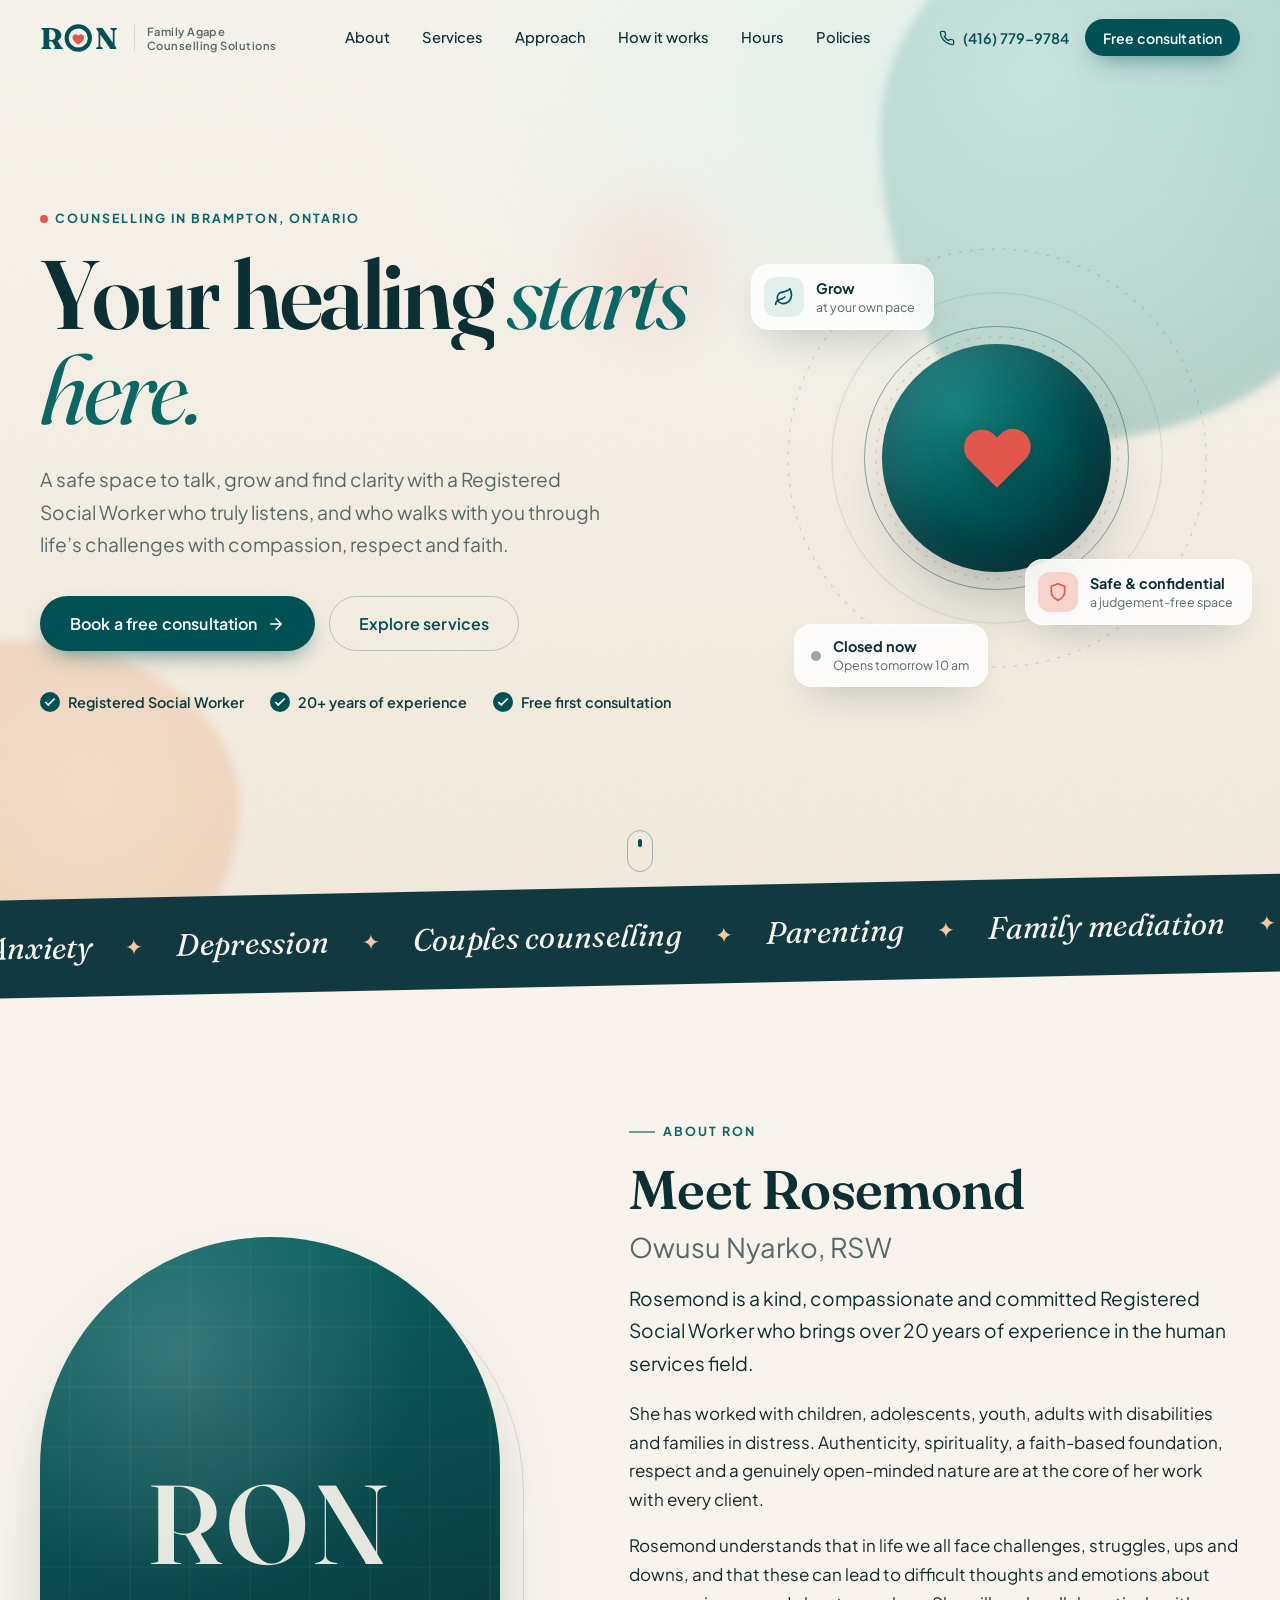
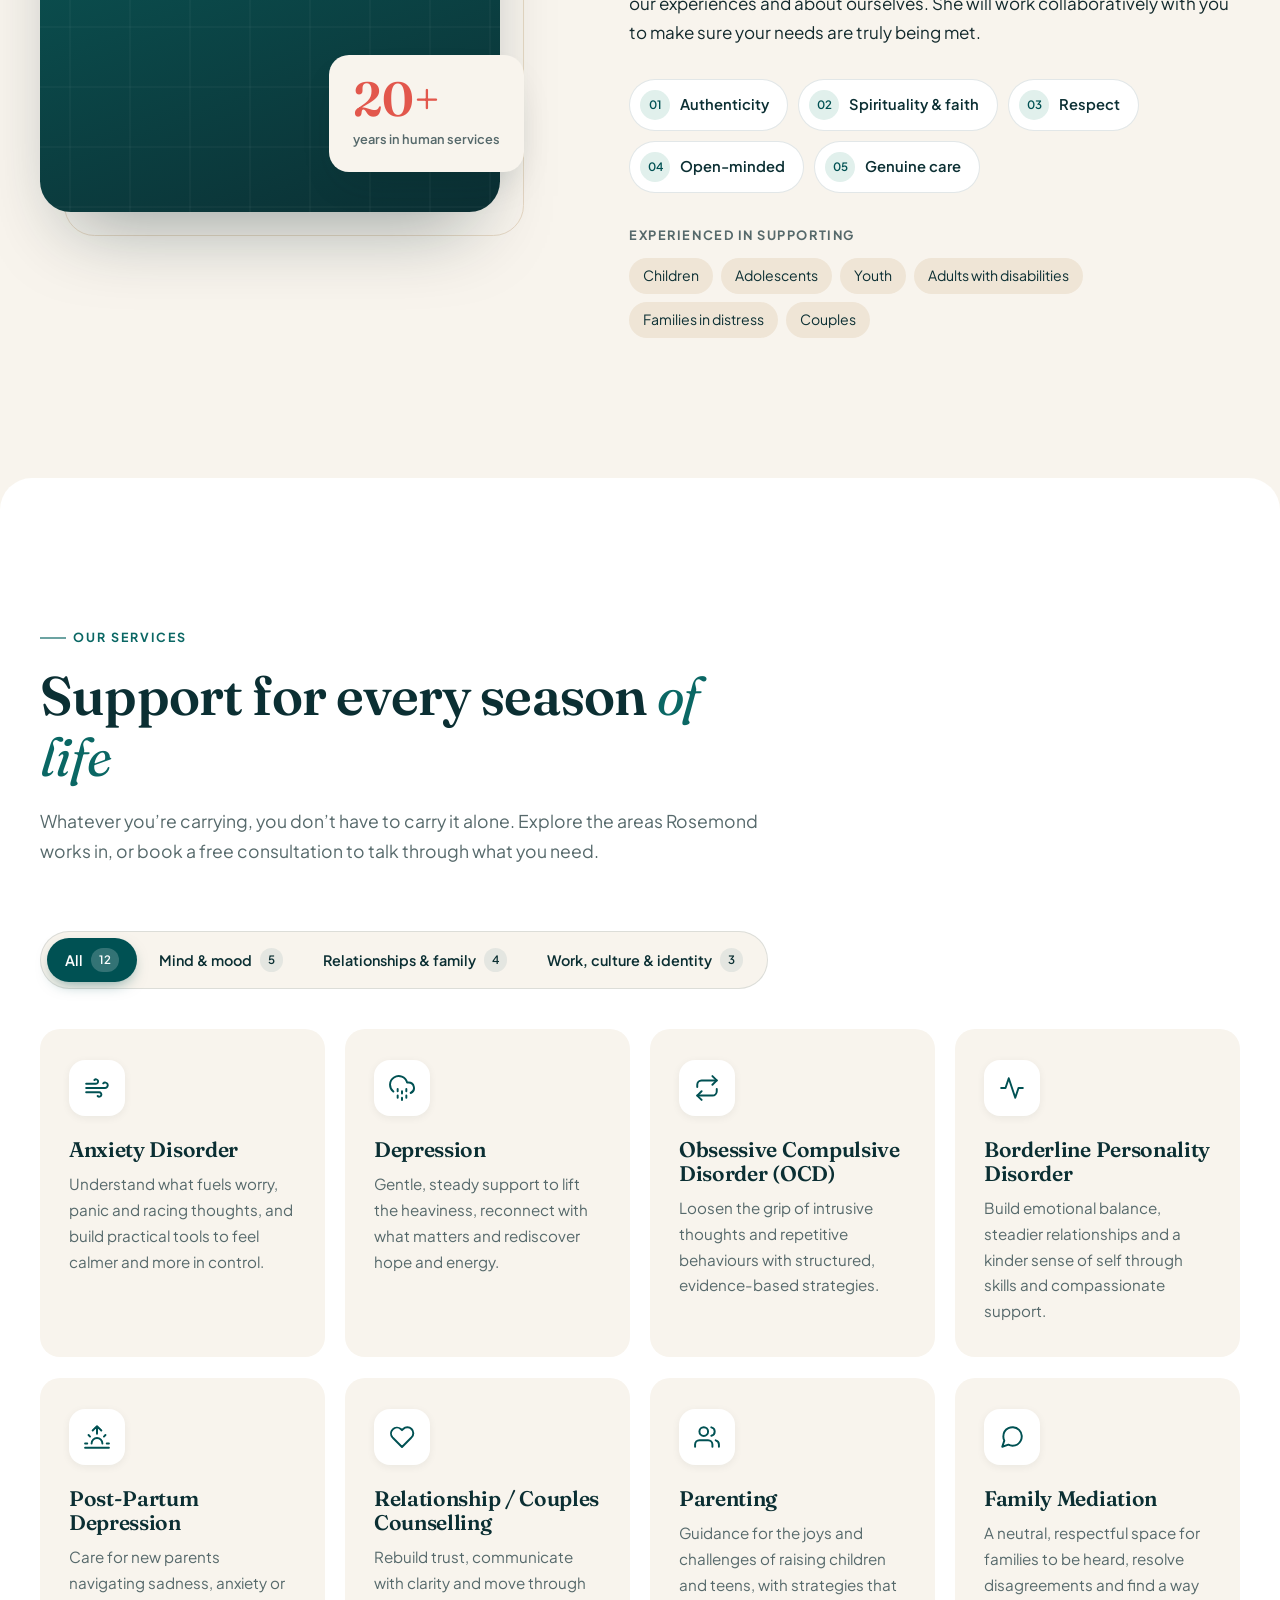
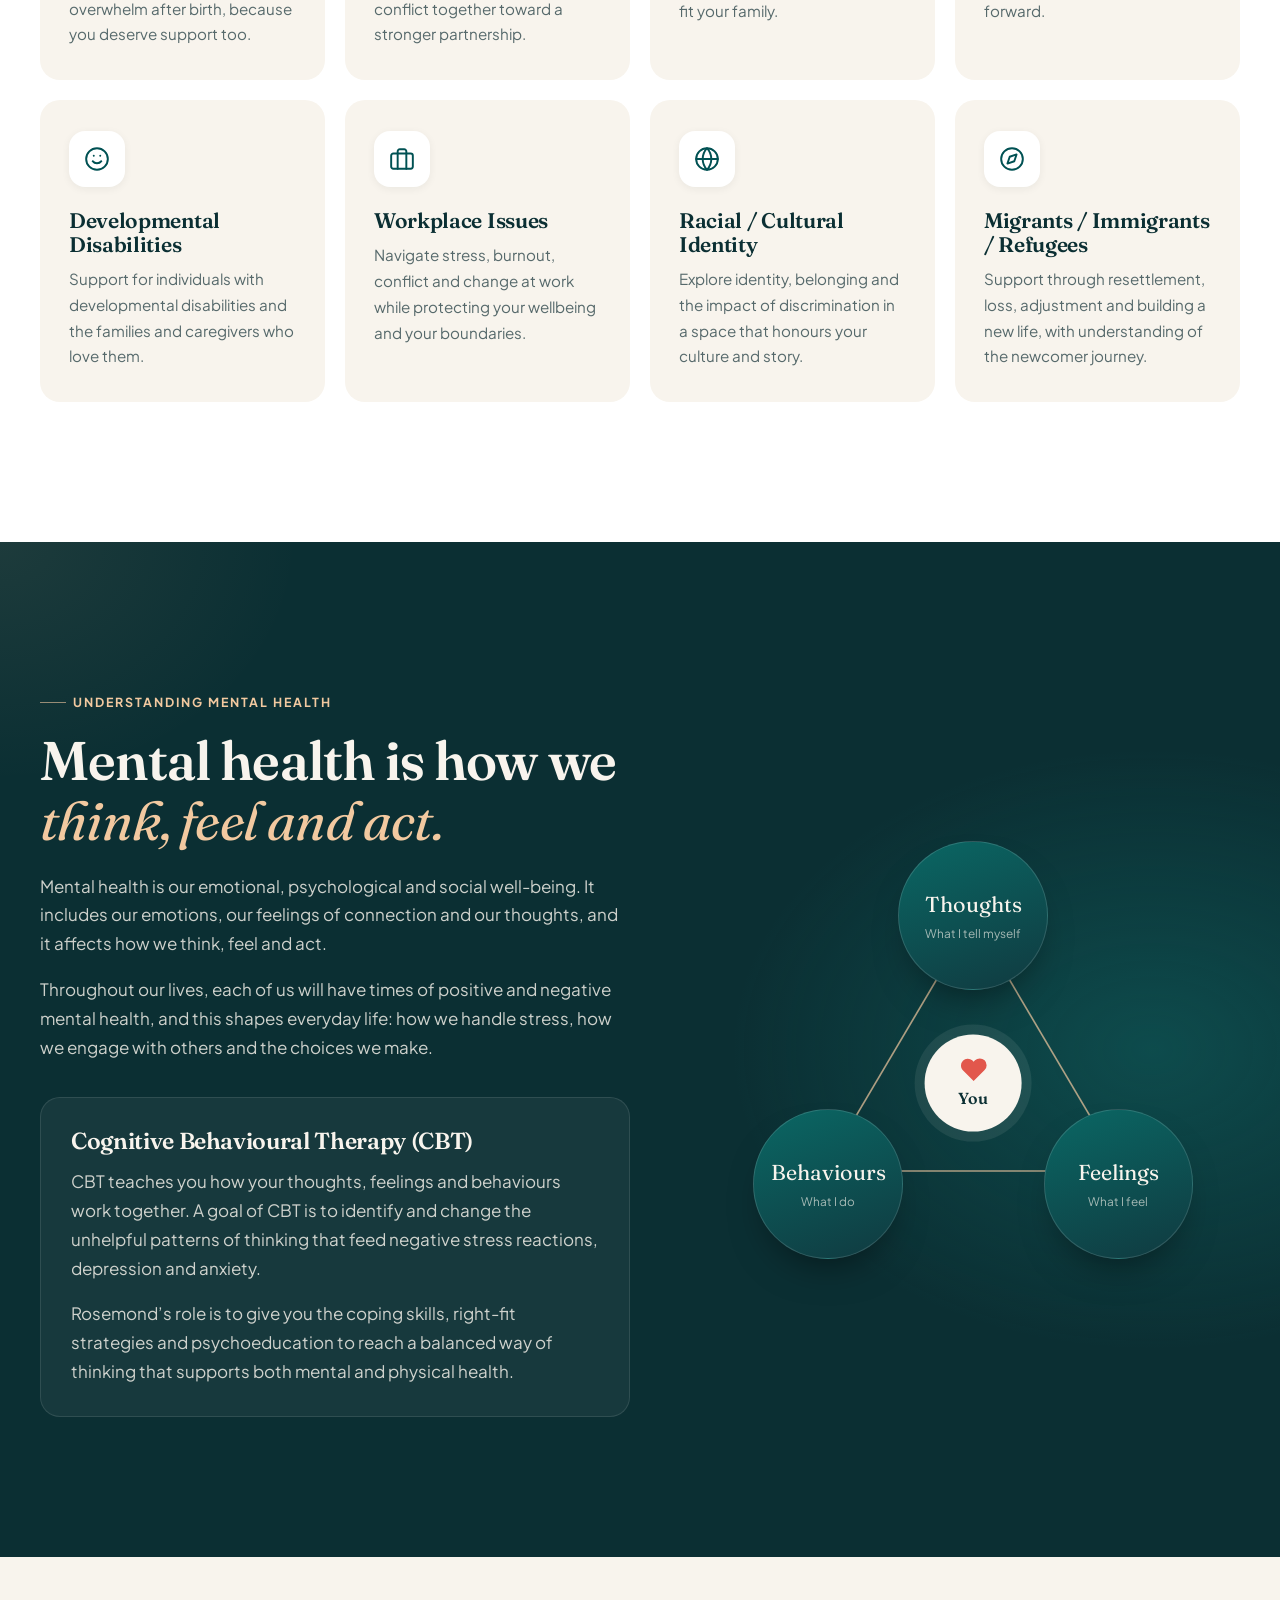
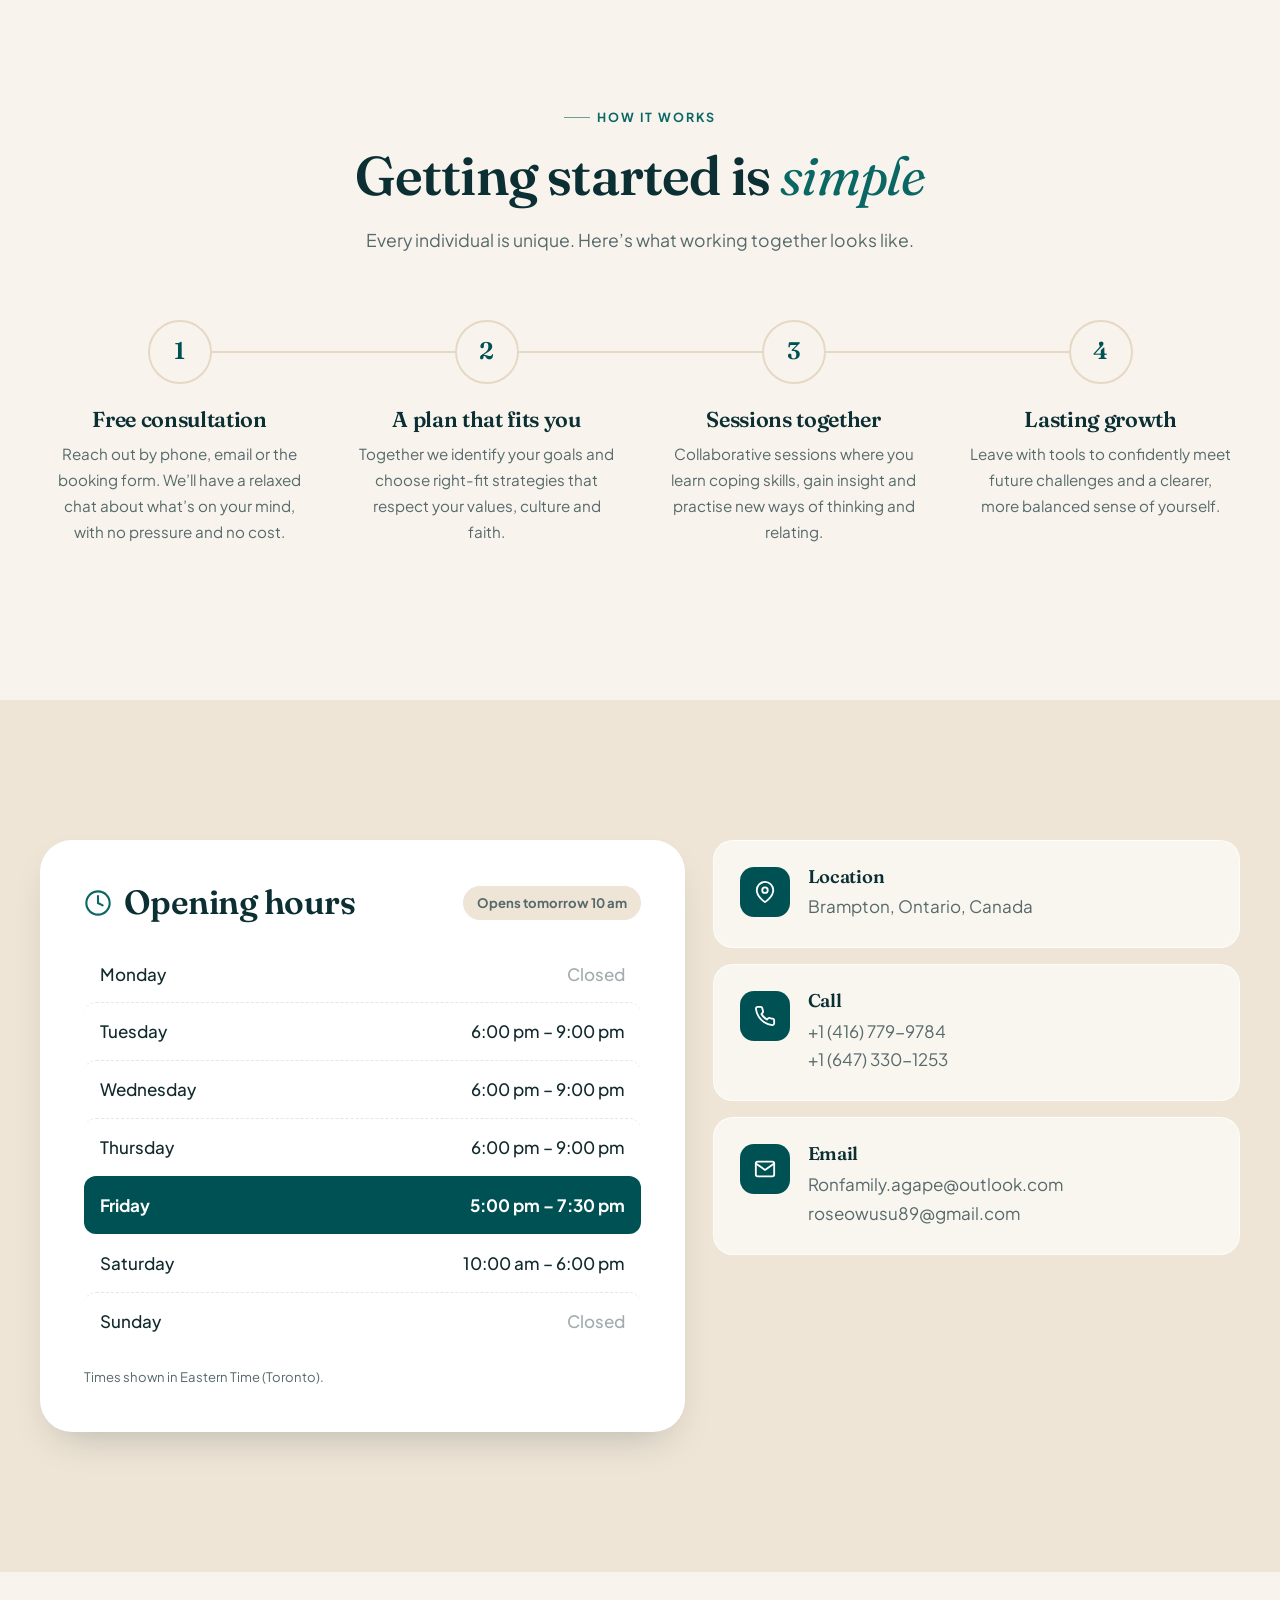
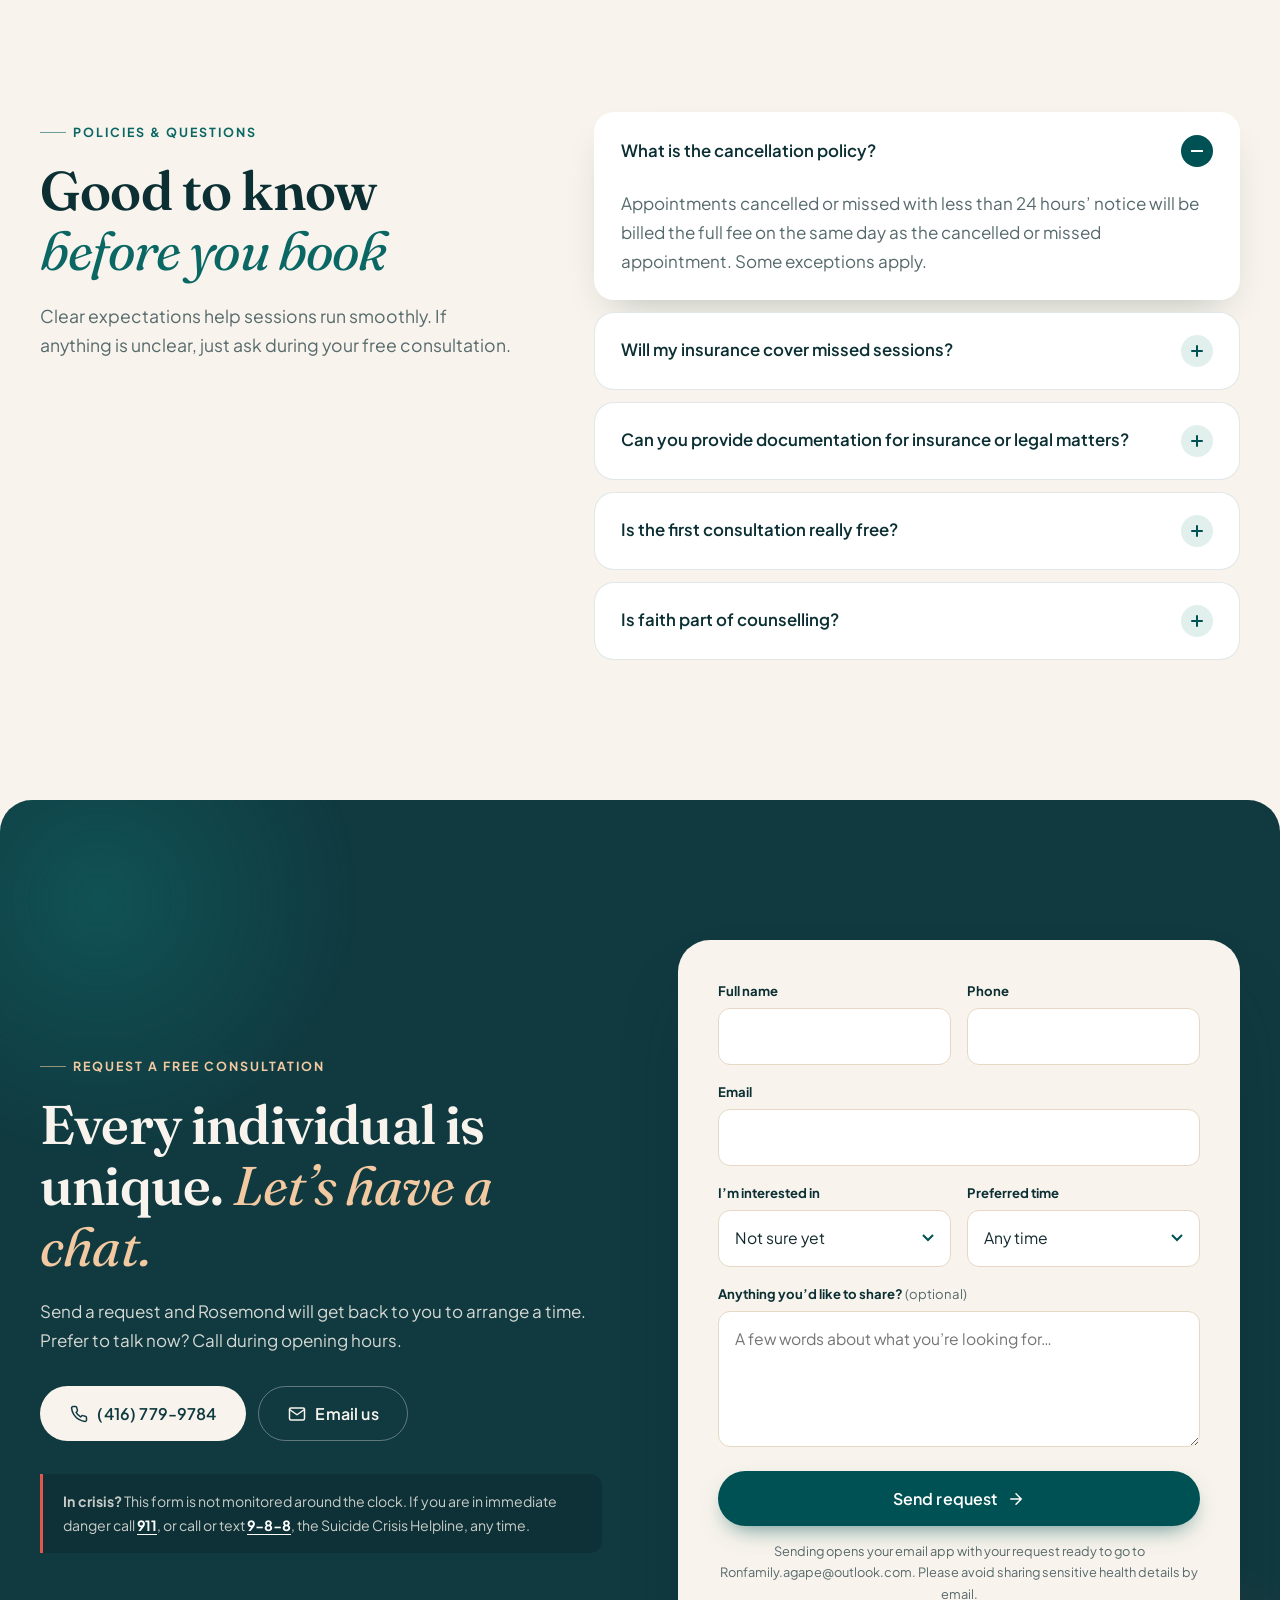
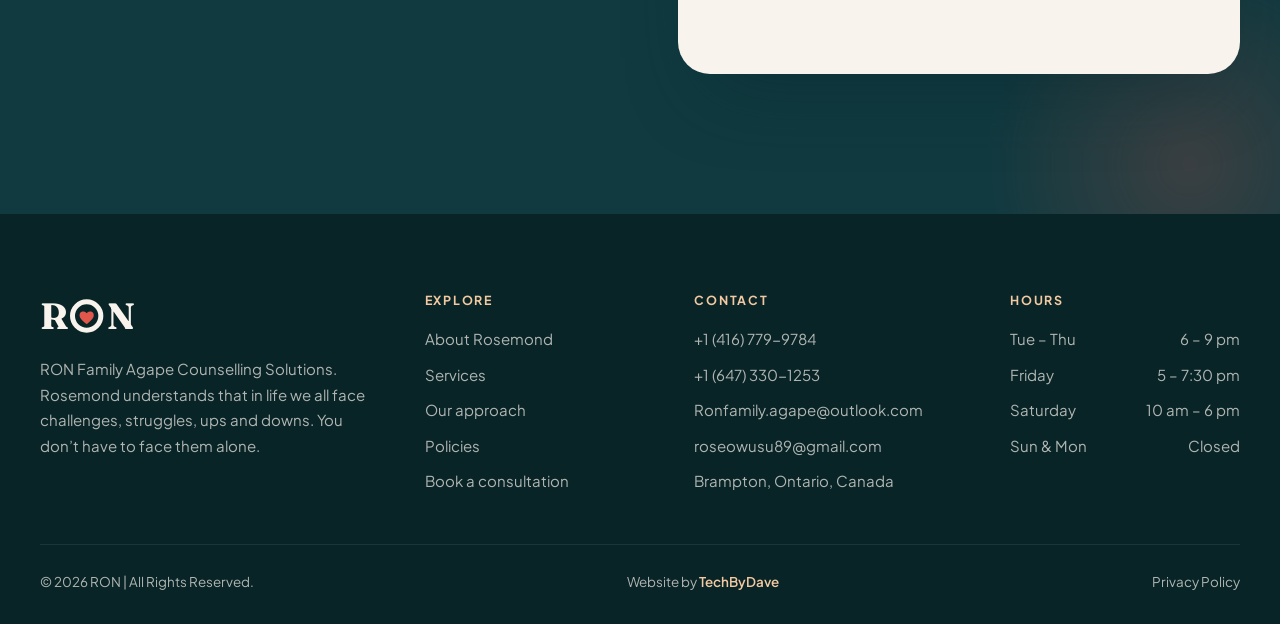
<file: index.html>
<!DOCTYPE html>
<html lang="en" class="no-js">
<head>
  <meta charset="utf-8">
  <meta name="viewport" content="width=device-width, initial-scale=1">
  <title>RON Family Agape Counselling Solutions | Counselling in Brampton, Ontario</title>
  <meta name="description" content="Compassionate, faith-informed counselling with Rosemond Owusu Nyarko, Registered Social Worker with 20+ years of experience. Individuals, couples and families in Brampton, Ontario. Free consultation.">
  <meta name="theme-color" content="#005153">
  <meta property="og:title" content="RON Family Agape Counselling Solutions">
  <meta property="og:description" content="Your healing starts here. A safe space to talk, grow and find clarity. Book a free consultation.">
  <meta property="og:type" content="website">
  <meta property="og:url" content="https://ronagapecounselling.com/">
  <meta property="og:site_name" content="RON Family Agape Counselling">
  <link rel="canonical" href="https://ronagapecounselling.com/">
  <link rel="icon" href="assets/favicon.svg" type="image/svg+xml">
  <link rel="preconnect" href="https://fonts.googleapis.com">
  <link rel="preconnect" href="https://fonts.gstatic.com" crossorigin>
  <link href="https://fonts.googleapis.com/css2?family=Fraunces:ital,opsz,wght@0,9..144,400;0,9..144,600;0,9..144,700;1,9..144,400;1,9..144,600&family=Plus+Jakarta+Sans:wght@400;500;600;700&display=swap" rel="stylesheet">
  <link rel="stylesheet" href="css/styles.css">
  <script type="application/ld+json">
  {
    "@context": "https://schema.org",
    "@type": "WebSite",
    "name": "RON Family Agape Counselling",
    "alternateName": ["RON Family Agape Counselling Solutions", "RON Counselling", "RON"],
    "url": "https://ronagapecounselling.com/"
  }
  </script>
  <script type="application/ld+json">
  {
    "@context": "https://schema.org",
    "@type": "ProfessionalService",
    "url": "https://ronagapecounselling.com/",
    "name": "RON Family Agape Counselling Solutions",
    "founder": { "@type": "Person", "name": "Rosemond Owusu Nyarko", "jobTitle": "Registered Social Worker" },
    "areaServed": "Brampton, Ontario",
    "description": "Counselling for individuals, couples and families with Rosemond Owusu Nyarko, Registered Social Worker.",
    "telephone": "+1-416-779-9784",
    "email": "Ronfamily.agape@outlook.com",
    "address": { "@type": "PostalAddress", "addressLocality": "Brampton", "addressRegion": "ON", "addressCountry": "CA" },
    "openingHoursSpecification": [
      { "@type": "OpeningHoursSpecification", "dayOfWeek": ["Tuesday","Wednesday","Thursday"], "opens": "18:00", "closes": "21:00" },
      { "@type": "OpeningHoursSpecification", "dayOfWeek": "Friday", "opens": "17:00", "closes": "19:30" },
      { "@type": "OpeningHoursSpecification", "dayOfWeek": "Saturday", "opens": "10:00", "closes": "18:00" }
    ]
  }
  </script>
</head>
<body>
  <a class="skip" href="#main">Skip to content</a>

  <!-- Icon sprite -->
  <svg width="0" height="0" style="position:absolute" aria-hidden="true">
    <defs>
      <symbol id="i-wind" viewBox="0 0 24 24"><path d="M9.6 4.6A2 2 0 1 1 11 8H2m10.6 11.4A2 2 0 1 0 14 16H2m15.7-8.3A2.5 2.5 0 1 1 19.5 12H2"/></symbol>
      <symbol id="i-cloud" viewBox="0 0 24 24"><path d="M20 16.6A5 5 0 0 0 18 7h-1.3A8 8 0 1 0 4 15.3"/><path d="M8 19v2M8 13v2M16 19v2M16 13v2M12 21v2M12 15v2"/></symbol>
      <symbol id="i-repeat" viewBox="0 0 24 24"><path d="M17 1l4 4-4 4"/><path d="M3 11V9a4 4 0 0 1 4-4h14"/><path d="M7 23l-4-4 4-4"/><path d="M21 13v2a4 4 0 0 1-4 4H3"/></symbol>
      <symbol id="i-pulse" viewBox="0 0 24 24"><path d="M22 12h-4l-3 9L9 3l-3 9H2"/></symbol>
      <symbol id="i-sunrise" viewBox="0 0 24 24"><path d="M17 18a5 5 0 0 0-10 0M12 2v7M4.2 10.2l1.4 1.4M1 18h2M21 18h2M18.4 11.6l1.4-1.4M23 22H1M8 6l4-4 4 4"/></symbol>
      <symbol id="i-heart" viewBox="0 0 24 24"><path d="M20.8 4.6a5.5 5.5 0 0 0-7.7 0L12 5.7l-1.1-1.1a5.5 5.5 0 0 0-7.7 7.8l1 1L12 21.2l7.8-7.8 1-1a5.5 5.5 0 0 0 0-7.8z"/></symbol>
      <symbol id="i-users" viewBox="0 0 24 24"><path d="M17 21v-2a4 4 0 0 0-4-4H5a4 4 0 0 0-4 4v2"/><circle cx="9" cy="7" r="4"/><path d="M23 21v-2a4 4 0 0 0-3-3.9M16 3.1a4 4 0 0 1 0 7.8"/></symbol>
      <symbol id="i-chat" viewBox="0 0 24 24"><path d="M21 11.5a8.4 8.4 0 0 1-.9 3.8 8.5 8.5 0 0 1-7.6 4.7 8.4 8.4 0 0 1-3.8-.9L3 21l1.9-5.7a8.4 8.4 0 0 1-.9-3.8 8.5 8.5 0 0 1 4.7-7.6 8.4 8.4 0 0 1 3.8-.9h.5a8.5 8.5 0 0 1 8 8v.5z"/></symbol>
      <symbol id="i-smile" viewBox="0 0 24 24"><circle cx="12" cy="12" r="10"/><path d="M8 14s1.5 2 4 2 4-2 4-2M9 9h.01M15 9h.01"/></symbol>
      <symbol id="i-briefcase" viewBox="0 0 24 24"><rect x="2" y="7" width="20" height="14" rx="2"/><path d="M16 21V5a2 2 0 0 0-2-2h-4a2 2 0 0 0-2 2v16"/></symbol>
      <symbol id="i-globe" viewBox="0 0 24 24"><circle cx="12" cy="12" r="10"/><path d="M2 12h20M12 2a15.3 15.3 0 0 1 4 10 15.3 15.3 0 0 1-4 10 15.3 15.3 0 0 1-4-10 15.3 15.3 0 0 1 4-10z"/></symbol>
      <symbol id="i-compass" viewBox="0 0 24 24"><circle cx="12" cy="12" r="10"/><path d="M16.2 7.8l-2.1 6.3-6.3 2.1 2.1-6.3z"/></symbol>
      <symbol id="i-phone" viewBox="0 0 24 24"><path d="M22 16.9v3a2 2 0 0 1-2.2 2 19.8 19.8 0 0 1-8.6-3.1 19.5 19.5 0 0 1-6-6 19.8 19.8 0 0 1-3.1-8.7A2 2 0 0 1 4.1 2h3a2 2 0 0 1 2 1.7c.1 1 .4 1.9.7 2.8a2 2 0 0 1-.5 2.1L8.1 9.9a16 16 0 0 0 6 6l1.3-1.3a2 2 0 0 1 2.1-.4c.9.3 1.8.6 2.8.7a2 2 0 0 1 1.7 2z"/></symbol>
      <symbol id="i-mail" viewBox="0 0 24 24"><path d="M4 4h16c1.1 0 2 .9 2 2v12c0 1.1-.9 2-2 2H4c-1.1 0-2-.9-2-2V6c0-1.1.9-2 2-2z"/><path d="M22 6l-10 7L2 6"/></symbol>
      <symbol id="i-pin" viewBox="0 0 24 24"><path d="M21 10c0 7-9 13-9 13s-9-6-9-13a9 9 0 0 1 18 0z"/><circle cx="12" cy="10" r="3"/></symbol>
      <symbol id="i-clock" viewBox="0 0 24 24"><circle cx="12" cy="12" r="10"/><path d="M12 6v6l4 2"/></symbol>
      <symbol id="i-arrow" viewBox="0 0 24 24"><path d="M5 12h14M12 5l7 7-7 7"/></symbol>
      <symbol id="i-check" viewBox="0 0 24 24"><path d="M20 6L9 17l-5-5"/></symbol>
      <symbol id="i-shield" viewBox="0 0 24 24"><path d="M12 22s8-4 8-10V5l-8-3-8 3v7c0 6 8 10 8 10z"/></symbol>
      <symbol id="i-leaf" viewBox="0 0 24 24"><path d="M11 20A7 7 0 0 1 9.8 6.1C15.5 5 17 4.5 19 2c1 2 2 4.2 2 8 0 5.5-4.8 10-10 10z"/><path d="M2 21c0-3 1.9-5.4 5.1-6C9.5 14.5 12 13 13 12"/></symbol>
      <symbol id="i-logo" viewBox="0 0 120 52">
        <text x="0" y="42" font-family="Fraunces, Georgia, serif" font-weight="700" font-size="44" fill="currentColor" stroke="none">R</text>
        <g transform="translate(36 6)"><circle cx="20" cy="20" r="17" fill="none" stroke="currentColor" stroke-width="6"/><path d="M20 29.5c-.4 0-.8-.1-1.1-.4-3.7-3.2-7.4-6.2-7.4-10a4.6 4.6 0 0 1 8.5-2.4 4.6 4.6 0 0 1 8.5 2.4c0 3.8-3.7 6.8-7.4 10-.3.3-.7.4-1.1.4z" fill="#e2574c" stroke="none"/></g>
        <text x="80" y="42" font-family="Fraunces, Georgia, serif" font-weight="700" font-size="44" fill="currentColor" stroke="none">N</text>
      </symbol>
    </defs>
  </svg>

  <div class="progress" aria-hidden="true"><span></span></div>

  <!-- ================= HEADER ================= -->
  <header class="nav" id="top">
    <div class="nav__inner container">
      <a class="nav__brand" href="#top" aria-label="RON Family Agape Counselling Solutions, home">
        <svg class="nav__logo"><use href="#i-logo"/></svg>
        <span class="nav__name">Family Agape<br>Counselling Solutions</span>
      </a>
      <nav class="nav__links" id="primary-nav" aria-label="Primary">
        <a href="#about">About</a>
        <a href="#services">Services</a>
        <a href="#approach">Approach</a>
        <a href="#process">How it works</a>
        <a href="#hours">Hours</a>
        <a href="#faq">Policies</a>
      </nav>
      <div class="nav__cta">
        <a class="nav__phone" href="tel:+14167799784"><svg><use href="#i-phone"/></svg><span>(416) 779-9784</span></a>
        <a class="btn btn--primary btn--sm magnetic" href="#book">Free consultation</a>
      </div>
      <button class="nav__toggle" aria-label="Open menu" aria-expanded="false" aria-controls="mobile-menu"><span></span><span></span></button>
    </div>
    <div class="mobile-menu" id="mobile-menu" hidden>
      <a href="#about">About</a>
      <a href="#services">Services</a>
      <a href="#approach">Approach</a>
      <a href="#process">How it works</a>
      <a href="#hours">Hours</a>
      <a href="#faq">Policies</a>
      <a class="btn btn--primary" href="#book">Book a free consultation</a>
      <a class="mobile-menu__phone" href="tel:+14167799784">Call (416) 779-9784</a>
    </div>
  </header>

  <main id="main">
    <!-- ================= HERO ================= -->
    <section class="hero">
      <div class="hero__bg" aria-hidden="true">
        <div class="blob blob--1"></div>
        <div class="blob blob--2"></div>
        <div class="blob blob--3"></div>
        <div class="grain"></div>
      </div>
      <div class="container hero__grid">
        <div class="hero__copy">
          <p class="eyebrow reveal"><span class="dot"></span> Counselling in Brampton, Ontario</p>
          <h1 class="hero__title split">Your healing <em>starts here.</em></h1>
          <p class="hero__lead reveal" style="--d:.5s">A safe space to talk, grow and find clarity with a Registered Social Worker who truly listens, and who walks with you through life’s challenges with compassion, respect and faith.</p>
          <div class="hero__actions reveal" style="--d:.65s">
            <a class="btn btn--primary btn--lg magnetic" href="#book">Book a free consultation <svg><use href="#i-arrow"/></svg></a>
            <a class="btn btn--ghost btn--lg" href="#services">Explore services</a>
          </div>
          <ul class="hero__trust reveal" style="--d:.8s">
            <li><svg><use href="#i-check"/></svg> Registered Social Worker</li>
            <li><svg><use href="#i-check"/></svg> 20+ years of experience</li>
            <li><svg><use href="#i-check"/></svg> Free first consultation</li>
          </ul>
        </div>

        <div class="hero__visual reveal" style="--d:.3s" aria-hidden="true">
          <div class="orb">
            <svg class="orb__rings" viewBox="0 0 400 400">
              <circle cx="200" cy="200" r="190"/>
              <circle cx="200" cy="200" r="150"/>
              <circle cx="200" cy="200" r="110"/>
            </svg>
            <div class="orb__core">
              <svg viewBox="0 0 24 24" class="orb__heart"><use href="#i-heart"/></svg>
            </div>
            <div class="float-card float-card--a">
              <span class="float-card__icon"><svg><use href="#i-leaf"/></svg></span>
              <div><strong>Grow</strong><small>at your own pace</small></div>
            </div>
            <div class="float-card float-card--b">
              <span class="float-card__icon float-card__icon--warm"><svg><use href="#i-shield"/></svg></span>
              <div><strong>Safe &amp; confidential</strong><small>a judgement-free space</small></div>
            </div>
            <div class="float-card float-card--c">
              <span class="status-dot" data-open-dot></span>
              <div><strong data-open-label>Checking hours…</strong><small data-open-sub>Brampton, ON</small></div>
            </div>
          </div>
        </div>
      </div>
      <a class="hero__scroll" href="#about" aria-label="Scroll to about"><span></span></a>
    </section>

    <!-- ================= MARQUEE ================= -->
    <div class="marquee" aria-hidden="true">
      <div class="marquee__track">
        <span>Anxiety</span><i>✦</i><span>Depression</span><i>✦</i><span>Couples counselling</span><i>✦</i><span>Parenting</span><i>✦</i><span>Family mediation</span><i>✦</i><span>Workplace issues</span><i>✦</i><span>Post-partum depression</span><i>✦</i><span>Cultural identity</span><i>✦</i><span>Newcomers &amp; refugees</span><i>✦</i><span>OCD</span><i>✦</i>
        <span>Anxiety</span><i>✦</i><span>Depression</span><i>✦</i><span>Couples counselling</span><i>✦</i><span>Parenting</span><i>✦</i><span>Family mediation</span><i>✦</i><span>Workplace issues</span><i>✦</i><span>Post-partum depression</span><i>✦</i><span>Cultural identity</span><i>✦</i><span>Newcomers &amp; refugees</span><i>✦</i><span>OCD</span><i>✦</i>
      </div>
    </div>

    <!-- ================= ABOUT ================= -->
    <section class="section about" id="about">
      <div class="container about__grid">
        <div class="about__portrait reveal">
          <div class="portrait">
            <div class="portrait__frame">
              <!-- Replace with a photo: <img src="assets/rosemond.jpg" alt="Rosemond Owusu Nyarko"> -->
              <div class="portrait__monogram" aria-hidden="true">RON</div>
            </div>
            <div class="portrait__badge">
              <span class="counter" data-count="20" data-suffix="+">0</span>
              <small>years in human services</small>
            </div>
          </div>
        </div>
        <div class="about__copy">
          <p class="eyebrow reveal">About RON</p>
          <h2 class="section__title reveal">Meet Rosemond <span class="muted">Owusu Nyarko, RSW</span></h2>
          <p class="lead reveal">Rosemond is a kind, compassionate and committed Registered Social Worker who brings over 20 years of experience in the human services field.</p>
          <p class="reveal">She has worked with children, adolescents, youth, adults with disabilities and families in distress. Authenticity, spirituality, a faith-based foundation, respect and a genuinely open-minded nature are at the core of her work with every client.</p>
          <p class="reveal">Rosemond understands that in life we all face challenges, struggles, ups and downs, and that these can lead to difficult thoughts and emotions about our experiences and about ourselves. She will work collaboratively with you to make sure your needs are truly being met.</p>

          <ul class="values reveal">
            <li><span>01</span>Authenticity</li>
            <li><span>02</span>Spirituality &amp; faith</li>
            <li><span>03</span>Respect</li>
            <li><span>04</span>Open-minded</li>
            <li><span>05</span>Genuine care</li>
          </ul>

          <div class="who reveal">
            <p class="who__label">Experienced in supporting</p>
            <div class="chips">
              <span class="chip">Children</span><span class="chip">Adolescents</span><span class="chip">Youth</span><span class="chip">Adults with disabilities</span><span class="chip">Families in distress</span><span class="chip">Couples</span>
            </div>
          </div>
        </div>
      </div>
    </section>

    <!-- ================= SERVICES ================= -->
    <section class="section services" id="services">
      <div class="container">
        <div class="section__head">
          <p class="eyebrow reveal">Our services</p>
          <h2 class="section__title reveal">Support for every season <em>of life</em></h2>
          <p class="section__sub reveal">Whatever you’re carrying, you don’t have to carry it alone. Explore the areas Rosemond works in, or book a free consultation to talk through what you need.</p>
        </div>

        <div class="filters reveal" role="tablist" aria-label="Filter services">
          <button class="filter is-active" data-filter="all" role="tab" aria-selected="true">All <span>12</span></button>
          <button class="filter" data-filter="mind" role="tab" aria-selected="false">Mind &amp; mood <span>5</span></button>
          <button class="filter" data-filter="family" role="tab" aria-selected="false">Relationships &amp; family <span>4</span></button>
          <button class="filter" data-filter="life" role="tab" aria-selected="false">Work, culture &amp; identity <span>3</span></button>
          <span class="filters__pill" aria-hidden="true"></span>
        </div>

        <div class="cards">
          <article class="card" data-cat="mind">
            <div class="card__icon"><svg><use href="#i-wind"/></svg></div>
            <h3>Anxiety Disorder</h3>
            <p>Understand what fuels worry, panic and racing thoughts, and build practical tools to feel calmer and more in control.</p>
          </article>
          <article class="card" data-cat="mind">
            <div class="card__icon"><svg><use href="#i-cloud"/></svg></div>
            <h3>Depression</h3>
            <p>Gentle, steady support to lift the heaviness, reconnect with what matters and rediscover hope and energy.</p>
          </article>
          <article class="card" data-cat="mind">
            <div class="card__icon"><svg><use href="#i-repeat"/></svg></div>
            <h3>Obsessive Compulsive Disorder (OCD)</h3>
            <p>Loosen the grip of intrusive thoughts and repetitive behaviours with structured, evidence-based strategies.</p>
          </article>
          <article class="card" data-cat="mind">
            <div class="card__icon"><svg><use href="#i-pulse"/></svg></div>
            <h3>Borderline Personality Disorder</h3>
            <p>Build emotional balance, steadier relationships and a kinder sense of self through skills and compassionate support.</p>
          </article>
          <article class="card" data-cat="mind">
            <div class="card__icon"><svg><use href="#i-sunrise"/></svg></div>
            <h3>Post-Partum Depression</h3>
            <p>Care for new parents navigating sadness, anxiety or overwhelm after birth, because you deserve support too.</p>
          </article>
          <article class="card" data-cat="family">
            <div class="card__icon"><svg><use href="#i-heart"/></svg></div>
            <h3>Relationship / Couples Counselling</h3>
            <p>Rebuild trust, communicate with clarity and move through conflict together toward a stronger partnership.</p>
          </article>
          <article class="card" data-cat="family">
            <div class="card__icon"><svg><use href="#i-users"/></svg></div>
            <h3>Parenting</h3>
            <p>Guidance for the joys and challenges of raising children and teens, with strategies that fit your family.</p>
          </article>
          <article class="card" data-cat="family">
            <div class="card__icon"><svg><use href="#i-chat"/></svg></div>
            <h3>Family Mediation</h3>
            <p>A neutral, respectful space for families to be heard, resolve disagreements and find a way forward.</p>
          </article>
          <article class="card" data-cat="family">
            <div class="card__icon"><svg><use href="#i-smile"/></svg></div>
            <h3>Developmental Disabilities</h3>
            <p>Support for individuals with developmental disabilities and the families and caregivers who love them.</p>
          </article>
          <article class="card" data-cat="life">
            <div class="card__icon"><svg><use href="#i-briefcase"/></svg></div>
            <h3>Workplace Issues</h3>
            <p>Navigate stress, burnout, conflict and change at work while protecting your wellbeing and your boundaries.</p>
          </article>
          <article class="card" data-cat="life">
            <div class="card__icon"><svg><use href="#i-globe"/></svg></div>
            <h3>Racial / Cultural Identity</h3>
            <p>Explore identity, belonging and the impact of discrimination in a space that honours your culture and story.</p>
          </article>
          <article class="card" data-cat="life">
            <div class="card__icon"><svg><use href="#i-compass"/></svg></div>
            <h3>Migrants / Immigrants / Refugees</h3>
            <p>Support through resettlement, loss, adjustment and building a new life, with understanding of the newcomer journey.</p>
          </article>
        </div>
      </div>
    </section>

    <!-- ================= APPROACH ================= -->
    <section class="section approach" id="approach">
      <div class="container approach__grid">
        <div class="approach__copy">
          <p class="eyebrow eyebrow--light reveal">Understanding mental health</p>
          <h2 class="section__title reveal">Mental health is how we <em>think, feel and act.</em></h2>
          <p class="reveal">Mental health is our emotional, psychological and social well-being. It includes our emotions, our feelings of connection and our thoughts, and it affects how we think, feel and act.</p>
          <p class="reveal">Throughout our lives, each of us will have times of positive and negative mental health, and this shapes everyday life: how we handle stress, how we engage with others and the choices we make.</p>

          <div class="cbt reveal">
            <h3>Cognitive Behavioural Therapy (CBT)</h3>
            <p>CBT teaches you how your thoughts, feelings and behaviours work together. A goal of CBT is to identify and change the unhelpful patterns of thinking that feed negative stress reactions, depression and anxiety.</p>
            <p>Rosemond’s role is to give you the coping skills, right-fit strategies and psychoeducation to reach a balanced way of thinking that supports both mental and physical health.</p>
          </div>
        </div>

        <div class="triad reveal" aria-label="The CBT cycle: thoughts, feelings and behaviours influence each other">
          <svg class="triad__lines" viewBox="0 0 400 380" aria-hidden="true">
            <defs>
              <marker id="arr" viewBox="0 0 10 10" refX="8" refY="5" markerWidth="7" markerHeight="7" orient="auto-start-reverse"><path d="M0 0L10 5L0 10z" fill="#f2c9a0"/></marker>
            </defs>
            <path class="triad__path" d="M200 70 L330 290" marker-end="url(#arr)" marker-start="url(#arr)"/>
            <path class="triad__path" d="M330 300 L70 300" marker-end="url(#arr)" marker-start="url(#arr)"/>
            <path class="triad__path" d="M70 290 L200 70" marker-end="url(#arr)" marker-start="url(#arr)"/>
          </svg>
          <div class="triad__node triad__node--top"><span>Thoughts</span><small>What I tell myself</small></div>
          <div class="triad__node triad__node--right"><span>Feelings</span><small>What I feel</small></div>
          <div class="triad__node triad__node--left"><span>Behaviours</span><small>What I do</small></div>
          <div class="triad__center"><svg><use href="#i-heart"/></svg><span>You</span></div>
        </div>
      </div>
    </section>

    <!-- ================= PROCESS ================= -->
    <section class="section process" id="process">
      <div class="container">
        <div class="section__head section__head--center">
          <p class="eyebrow reveal">How it works</p>
          <h2 class="section__title reveal">Getting started is <em>simple</em></h2>
          <p class="section__sub reveal">Every individual is unique. Here’s what working together looks like.</p>
        </div>
        <ol class="steps">
          <li class="steps__line" aria-hidden="true"><span></span></li>
          <li class="step reveal">
            <span class="step__num">1</span>
            <h3>Free consultation</h3>
            <p>Reach out by phone, email or the booking form. We’ll have a relaxed chat about what’s on your mind, with no pressure and no cost.</p>
          </li>
          <li class="step reveal" style="--d:.1s">
            <span class="step__num">2</span>
            <h3>A plan that fits you</h3>
            <p>Together we identify your goals and choose right-fit strategies that respect your values, culture and faith.</p>
          </li>
          <li class="step reveal" style="--d:.2s">
            <span class="step__num">3</span>
            <h3>Sessions together</h3>
            <p>Collaborative sessions where you learn coping skills, gain insight and practise new ways of thinking and relating.</p>
          </li>
          <li class="step reveal" style="--d:.3s">
            <span class="step__num">4</span>
            <h3>Lasting growth</h3>
            <p>Leave with tools to confidently meet future challenges and a clearer, more balanced sense of yourself.</p>
          </li>
        </ol>
      </div>
    </section>

    <!-- ================= HOURS & LOCATION ================= -->
    <section class="section hours" id="hours">
      <div class="container hours__grid">
        <div class="hours__card reveal">
          <div class="hours__head">
            <h2><svg><use href="#i-clock"/></svg> Opening hours</h2>
            <span class="open-pill" data-open-pill>…</span>
          </div>
          <ul class="hours__list" data-hours>
            <li data-day="1"><span>Monday</span><span class="closed">Closed</span></li>
            <li data-day="2"><span>Tuesday</span><span>6:00 pm – 9:00 pm</span></li>
            <li data-day="3"><span>Wednesday</span><span>6:00 pm – 9:00 pm</span></li>
            <li data-day="4"><span>Thursday</span><span>6:00 pm – 9:00 pm</span></li>
            <li data-day="5"><span>Friday</span><span>5:00 pm – 7:30 pm</span></li>
            <li data-day="6"><span>Saturday</span><span>10:00 am – 6:00 pm</span></li>
            <li data-day="0"><span>Sunday</span><span class="closed">Closed</span></li>
          </ul>
          <p class="hours__note">Times shown in Eastern Time (Toronto).</p>
        </div>

        <div class="contact-cards">
          <div class="info-card reveal">
            <span class="info-card__icon"><svg><use href="#i-pin"/></svg></span>
            <div>
              <h3>Location</h3>
              <p>Brampton, Ontario, Canada</p>
            </div>
          </div>
          <div class="info-card reveal" style="--d:.08s">
            <span class="info-card__icon"><svg><use href="#i-phone"/></svg></span>
            <div>
              <h3>Call</h3>
              <p><a href="tel:+14167799784">+1 (416) 779-9784</a></p>
              <p><a href="tel:+16473301253">+1 (647) 330-1253</a></p>
            </div>
          </div>
          <div class="info-card reveal" style="--d:.16s">
            <span class="info-card__icon"><svg><use href="#i-mail"/></svg></span>
            <div>
              <h3>Email</h3>
              <p><a href="mailto:Ronfamily.agape@outlook.com">Ronfamily.agape@outlook.com</a></p>
              <p><a href="mailto:roseowusu89@gmail.com">roseowusu89@gmail.com</a></p>
            </div>
          </div>
        </div>
      </div>
    </section>

    <!-- ================= POLICIES / FAQ ================= -->
    <section class="section faq" id="faq">
      <div class="container faq__grid">
        <div>
          <p class="eyebrow reveal">Policies &amp; questions</p>
          <h2 class="section__title reveal">Good to know <em>before you book</em></h2>
          <p class="section__sub reveal">Clear expectations help sessions run smoothly. If anything is unclear, just ask during your free consultation.</p>
        </div>
        <div class="accordion">
          <details class="acc reveal" open>
            <summary>What is the cancellation policy?<span class="acc__icon"></span></summary>
            <div class="acc__body"><p>Appointments cancelled or missed with less than 24 hours’ notice will be billed the full fee on the same day as the cancelled or missed appointment. Some exceptions apply.</p></div>
          </details>
          <details class="acc reveal">
            <summary>Will my insurance cover missed sessions?<span class="acc__icon"></span></summary>
            <div class="acc__body"><p>Missed or cancelled appointments may not be covered under your insurance plan. You are expected to keep track of your own appointments.</p></div>
          </details>
          <details class="acc reveal">
            <summary>Can you provide documentation for insurance or legal matters?<span class="acc__icon"></span></summary>
            <div class="acc__body"><p>Rosemond does not provide documentation directly for insurance or legal matters. Please refer to your primary care physician or family doctor.</p></div>
          </details>
          <details class="acc reveal">
            <summary>Is the first consultation really free?<span class="acc__icon"></span></summary>
            <div class="acc__body"><p>Yes. Every individual is unique, so the first conversation is a free consultation to get to know you and talk about what you’re looking for.</p></div>
          </details>
          <details class="acc reveal">
            <summary>Is faith part of counselling?<span class="acc__icon"></span></summary>
            <div class="acc__body"><p>Spirituality and faith are part of Rosemond’s foundation, and she welcomes them into sessions when that’s meaningful to you. Your values lead; you are always respected wherever you are.</p></div>
          </details>
        </div>
      </div>
    </section>

    <!-- ================= BOOK ================= -->
    <section class="section book" id="book">
      <div class="book__bg" aria-hidden="true"><div class="blob blob--4"></div><div class="blob blob--5"></div></div>
      <div class="container book__grid">
        <div class="book__copy">
          <p class="eyebrow eyebrow--light reveal">Request a free consultation</p>
          <h2 class="section__title reveal">Every individual is unique. <em>Let’s have a chat.</em></h2>
          <p class="reveal">Send a request and Rosemond will get back to you to arrange a time. Prefer to talk now? Call during opening hours.</p>
          <div class="book__direct reveal">
            <a class="btn btn--light btn--lg magnetic" href="tel:+14167799784"><svg><use href="#i-phone"/></svg> (416) 779-9784</a>
            <a class="btn btn--outline-light btn--lg" href="mailto:Ronfamily.agape@outlook.com"><svg><use href="#i-mail"/></svg> Email us</a>
          </div>
          <p class="crisis reveal"><strong>In crisis?</strong> This form is not monitored around the clock. If you are in immediate danger call <a href="tel:911">911</a>, or call or text <a href="tel:988">9-8-8</a>, the Suicide Crisis Helpline, any time.</p>
        </div>

        <form class="form reveal" id="book-form" novalidate>
          <div class="form__row">
            <label class="field"><span>Full name</span><input name="name" autocomplete="name" required></label>
            <label class="field"><span>Phone</span><input name="phone" type="tel" autocomplete="tel"></label>
          </div>
          <label class="field"><span>Email</span><input name="email" type="email" autocomplete="email" required></label>
          <div class="form__row">
            <label class="field"><span>I’m interested in</span>
              <select name="service">
                <option>Not sure yet</option>
                <option>Anxiety Disorder</option>
                <option>Depression</option>
                <option>Obsessive Compulsive Disorder (OCD)</option>
                <option>Borderline Personality Disorder</option>
                <option>Post-Partum Depression</option>
                <option>Relationship / Couples Counselling</option>
                <option>Parenting</option>
                <option>Family Mediation</option>
                <option>Developmental Disabilities</option>
                <option>Workplace Issues</option>
                <option>Racial / Cultural Identity</option>
                <option>Migrants / Immigrants / Refugees</option>
              </select>
            </label>
            <label class="field"><span>Preferred time</span>
              <select name="time">
                <option>Any time</option>
                <option>Tuesday evening</option>
                <option>Wednesday evening</option>
                <option>Thursday evening</option>
                <option>Friday evening</option>
                <option>Saturday</option>
              </select>
            </label>
          </div>
          <label class="field"><span>Anything you’d like to share? <em>(optional)</em></span><textarea name="message" rows="4" placeholder="A few words about what you’re looking for…"></textarea></label>
          <button class="btn btn--primary btn--lg btn--block magnetic" type="submit">Send request <svg><use href="#i-arrow"/></svg></button>
          <p class="form__note">Sending opens your email app with your request ready to go to Ronfamily.agape@outlook.com. Please avoid sharing sensitive health details by email.</p>
          <p class="form__status" role="status" aria-live="polite"></p>
        </form>
      </div>
    </section>
  </main>

  <!-- ================= FOOTER ================= -->
  <footer class="footer">
    <div class="container footer__grid">
      <div class="footer__brand">
        <svg class="footer__logo"><use href="#i-logo"/></svg>
        <p>RON Family Agape Counselling Solutions. Rosemond understands that in life we all face challenges, struggles, ups and downs. You don’t have to face them alone.</p>
      </div>
      <div>
        <h4>Explore</h4>
        <ul>
          <li><a href="#about">About Rosemond</a></li>
          <li><a href="#services">Services</a></li>
          <li><a href="#approach">Our approach</a></li>
          <li><a href="#faq">Policies</a></li>
          <li><a href="#book">Book a consultation</a></li>
        </ul>
      </div>
      <div>
        <h4>Contact</h4>
        <ul>
          <li><a href="tel:+14167799784">+1 (416) 779-9784</a></li>
          <li><a href="tel:+16473301253">+1 (647) 330-1253</a></li>
          <li><a href="mailto:Ronfamily.agape@outlook.com">Ronfamily.agape@outlook.com</a></li>
          <li><a href="mailto:roseowusu89@gmail.com">roseowusu89@gmail.com</a></li>
          <li>Brampton, Ontario, Canada</li>
        </ul>
      </div>
      <div>
        <h4>Hours</h4>
        <ul class="footer__hours">
          <li><span>Tue – Thu</span><span>6 – 9 pm</span></li>
          <li><span>Friday</span><span>5 – 7:30 pm</span></li>
          <li><span>Saturday</span><span>10 am – 6 pm</span></li>
          <li><span>Sun &amp; Mon</span><span>Closed</span></li>
        </ul>
      </div>
    </div>
    <div class="container footer__bottom">
      <p>© <span data-year>2026</span> RON | All Rights Reserved.</p>
      <p class="credit">Website by <a href="https://techbydave.com" target="_blank" rel="noopener">TechByDave</a></p>
      <p><a href="privacy.html">Privacy Policy</a></p>
    </div>
  </footer>

  <a class="to-top" href="#top" aria-label="Back to top"><svg><use href="#i-arrow"/></svg></a>

  <script src="js/main.js" defer></script>
</body>
</html>
</file>
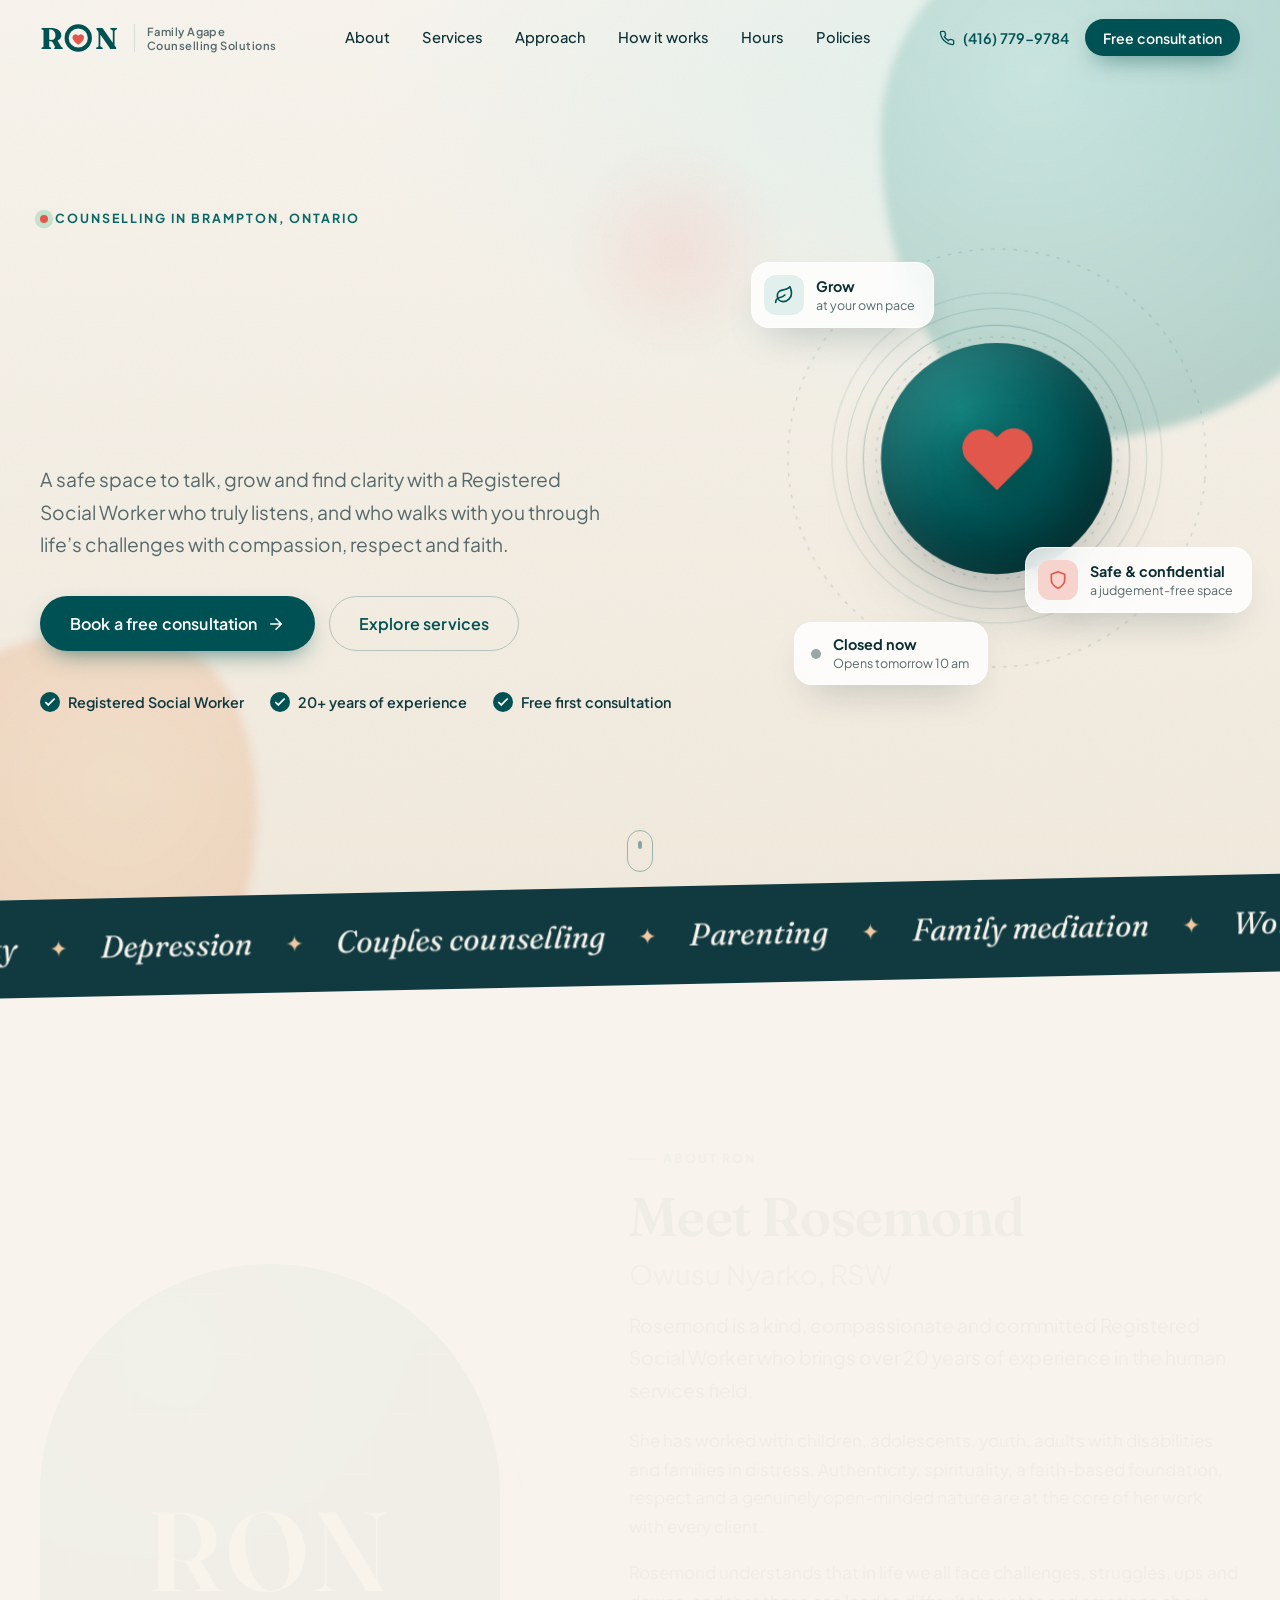
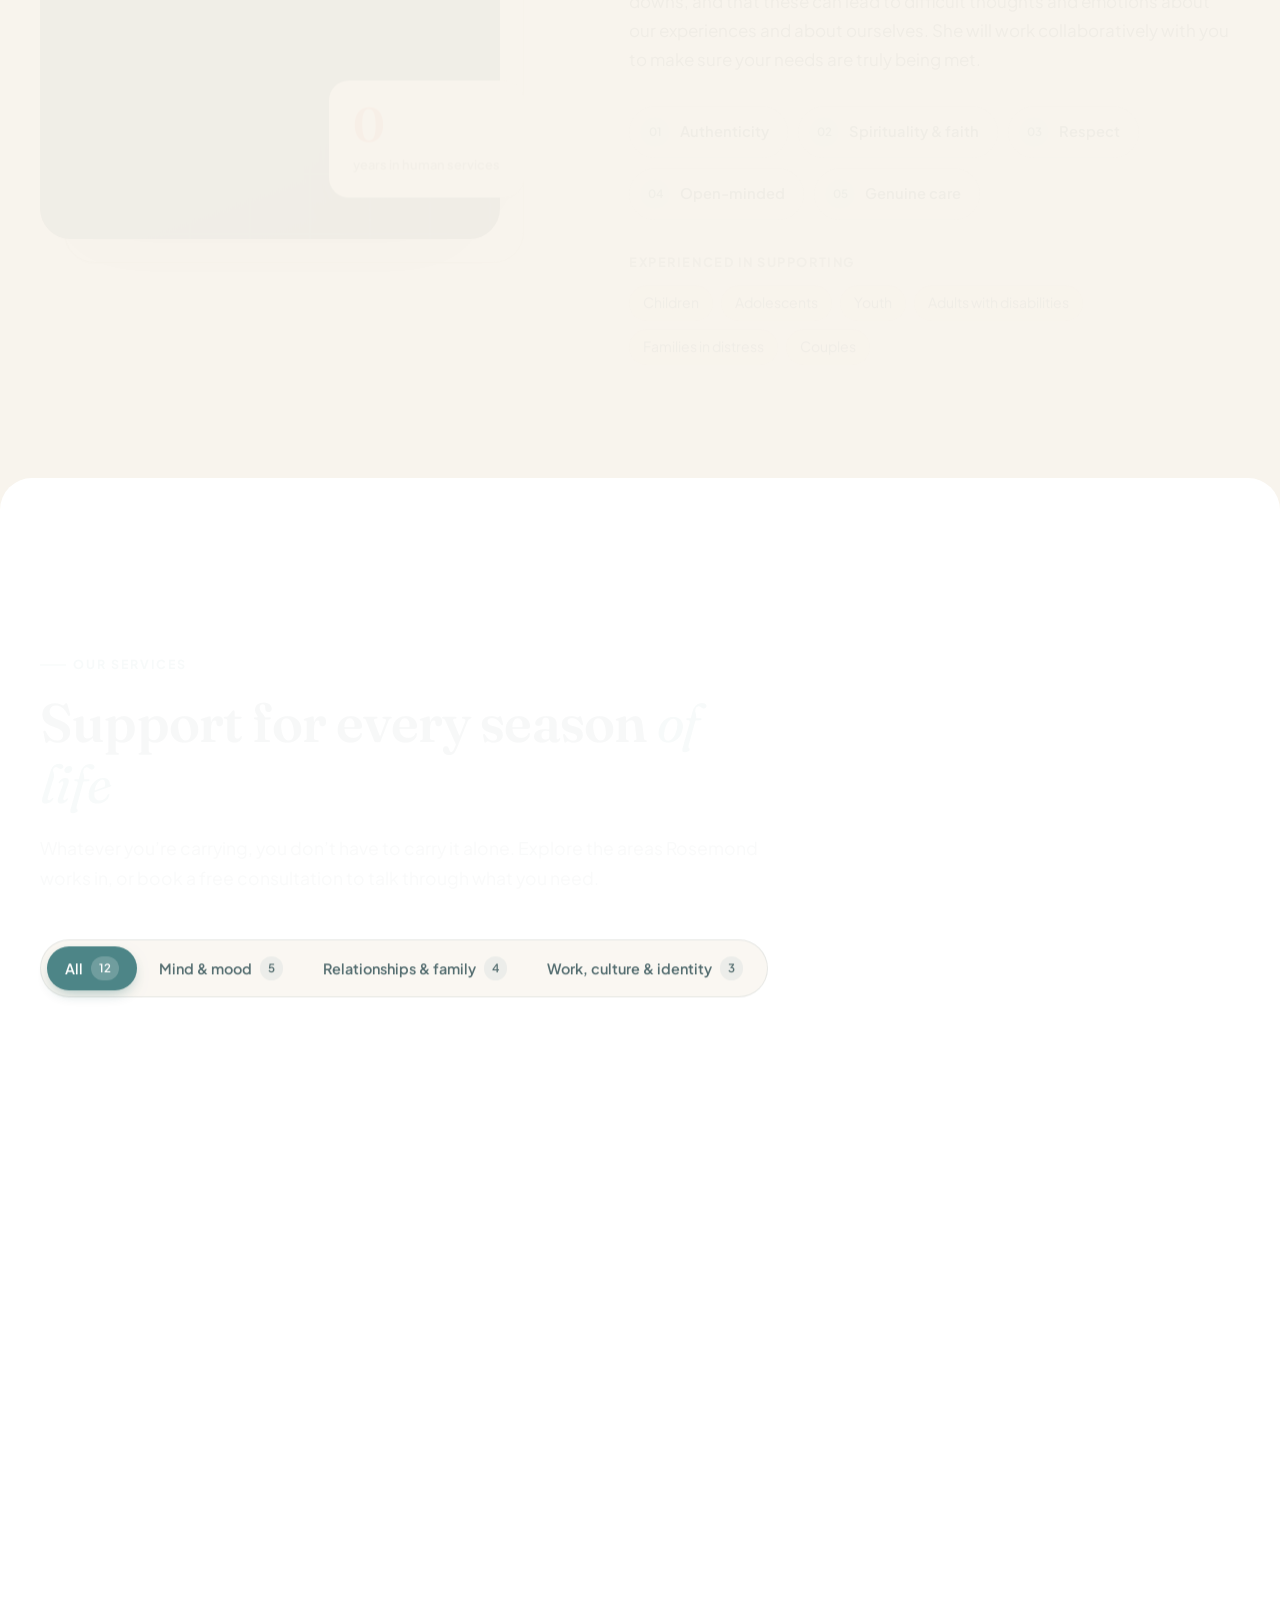
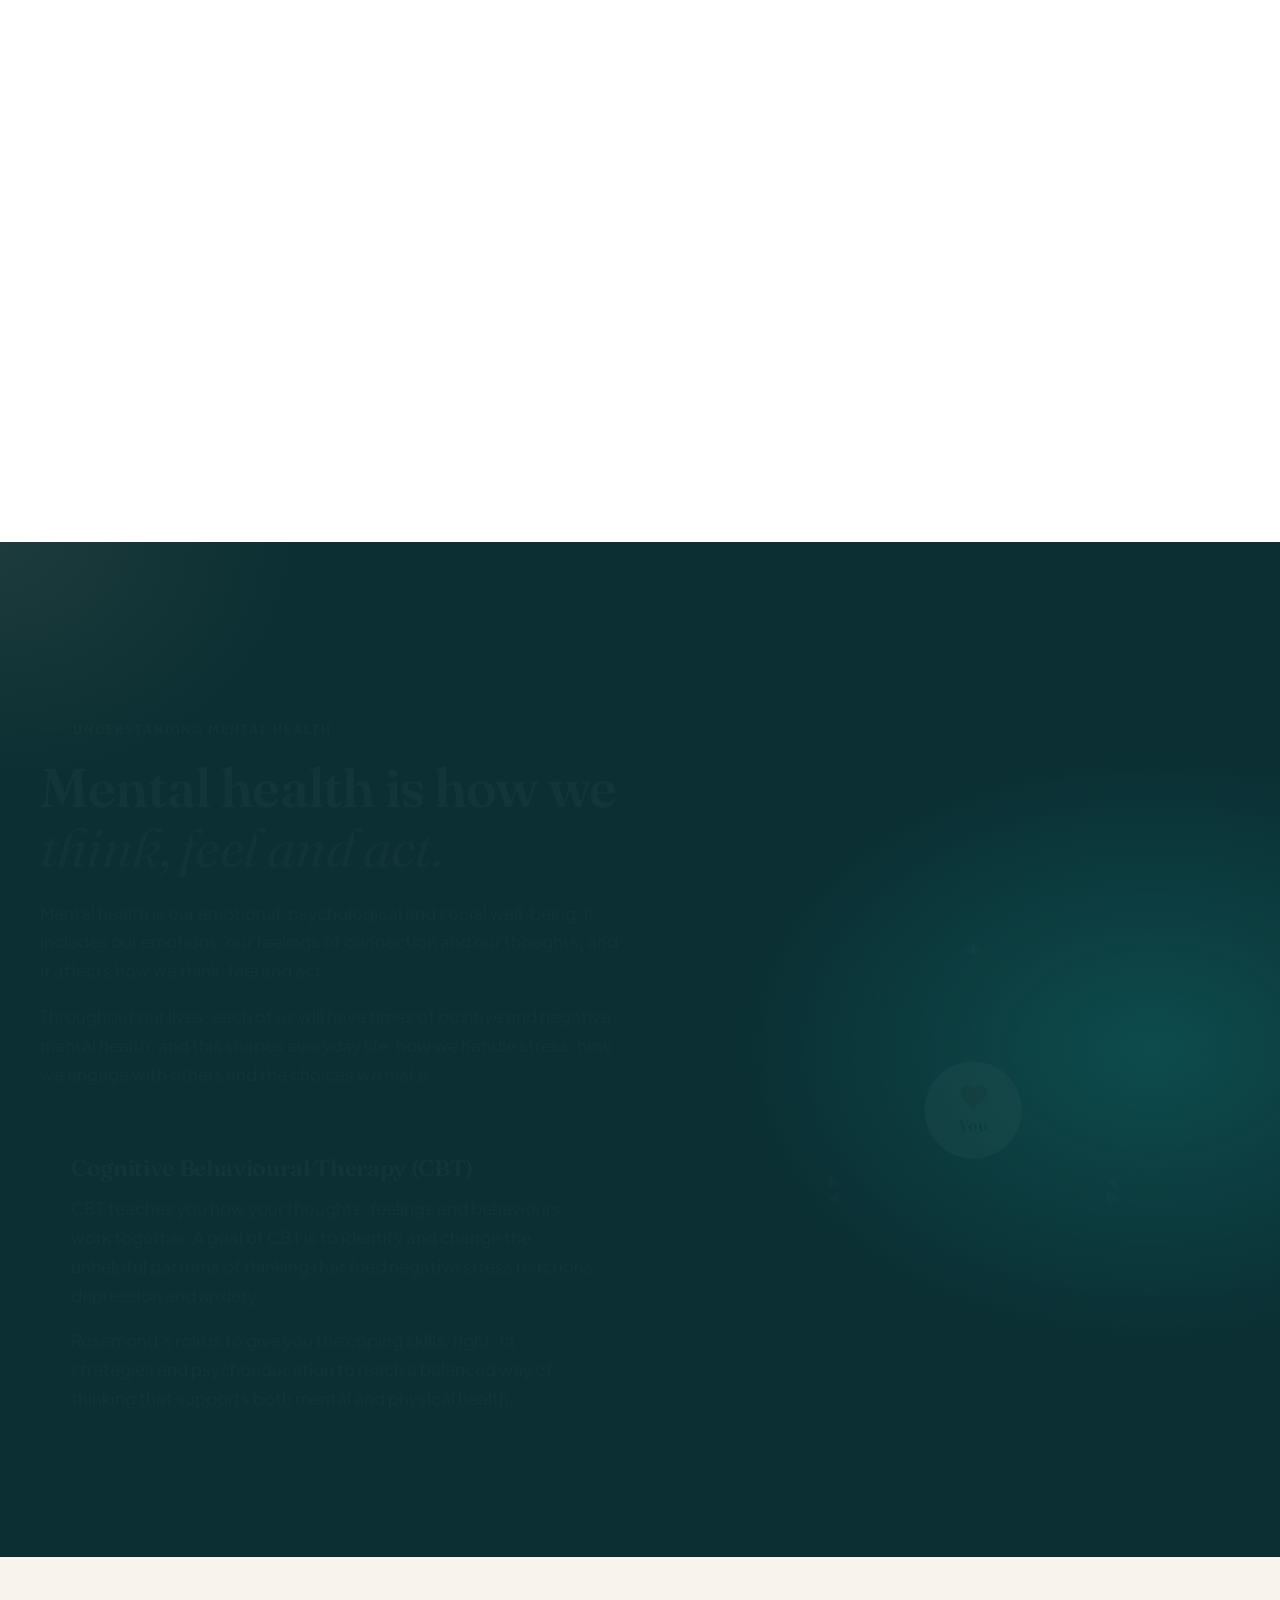
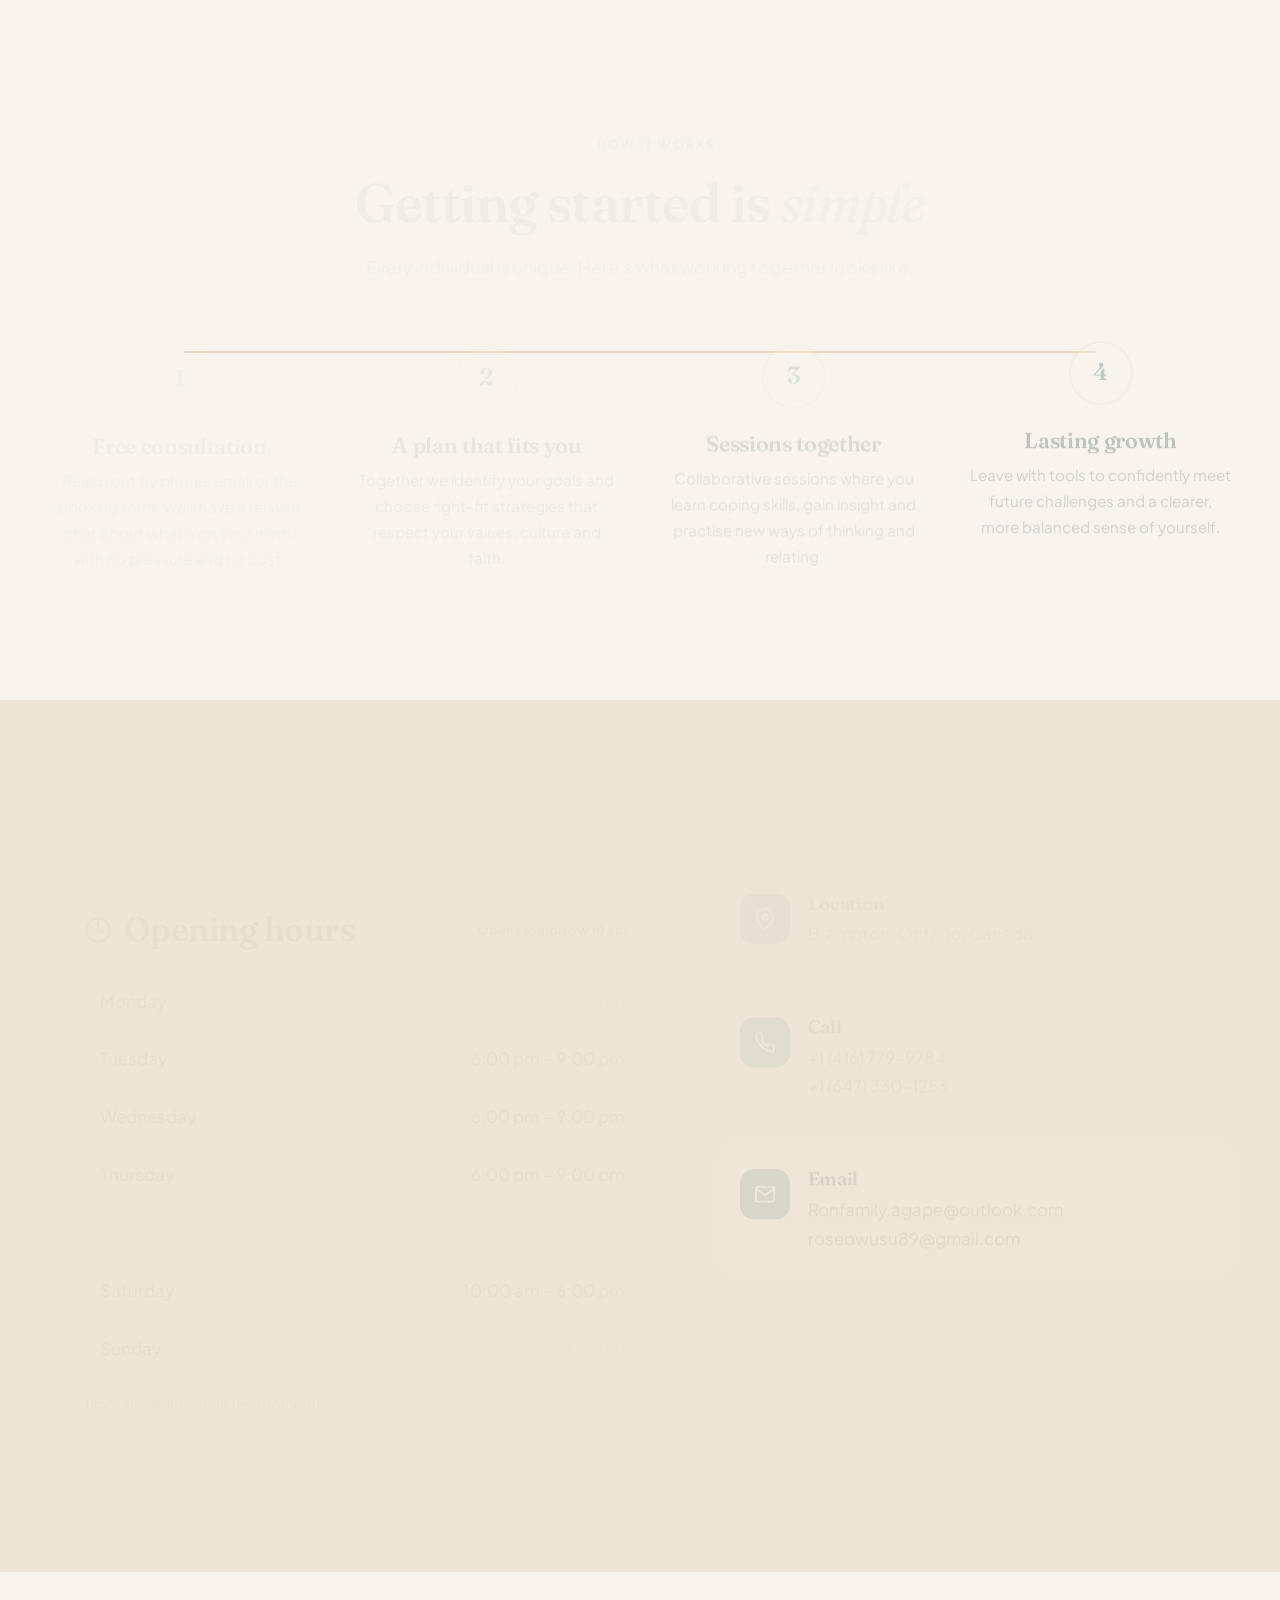
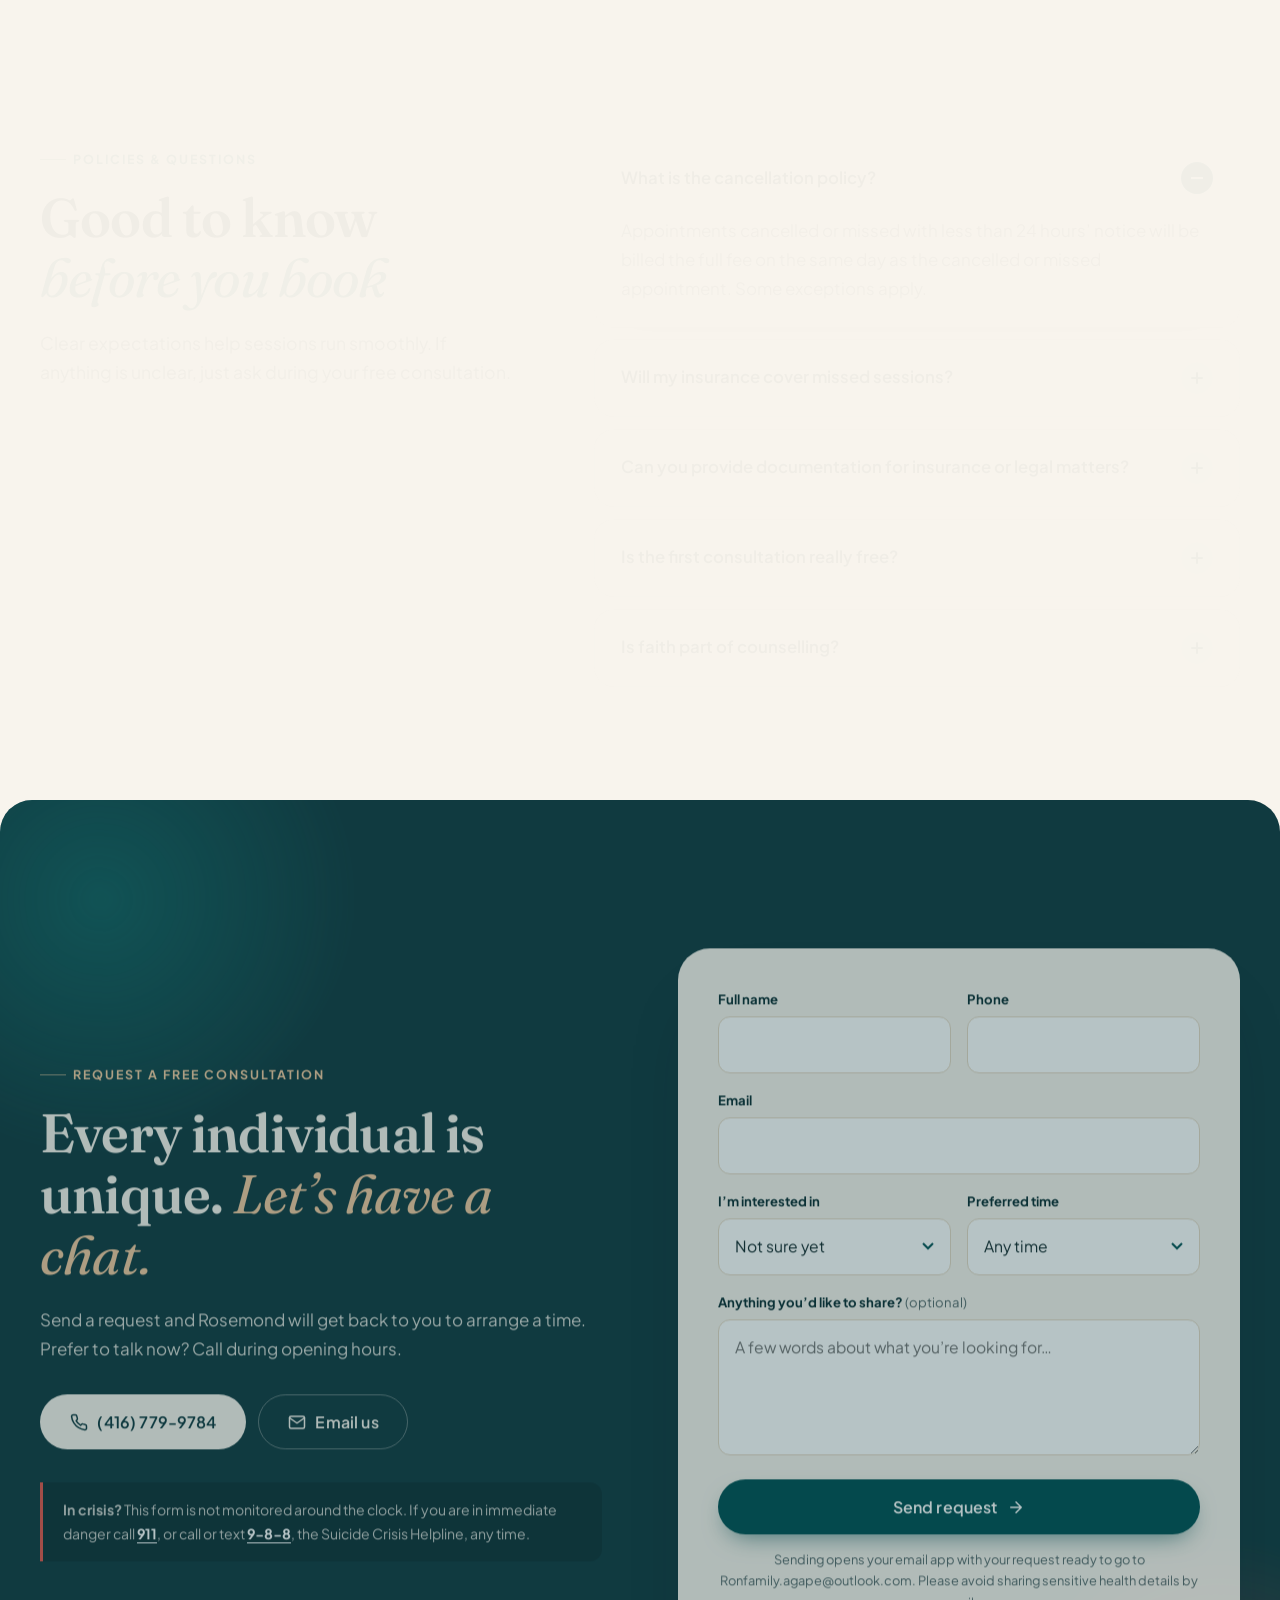
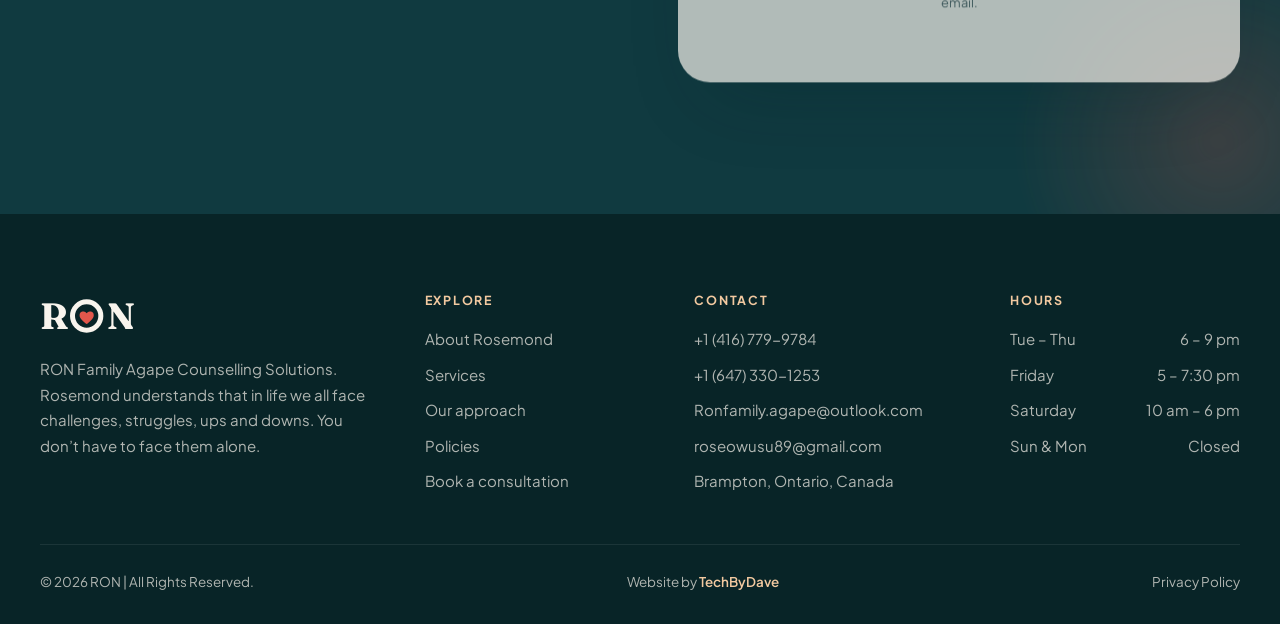
<file: book-appointment/index.html>
<!DOCTYPE html>
<html lang="en">
<head>
  <meta charset="utf-8">
  <title>Book a free consultation | RON</title>
  <meta http-equiv="refresh" content="0; url=../index.html#book">
  <link rel="canonical" href="../index.html#book">
</head>
<body>
  <p>Taking you to the booking form… <a href="../index.html#book">Continue</a></p>
</body>
</html>
</file>
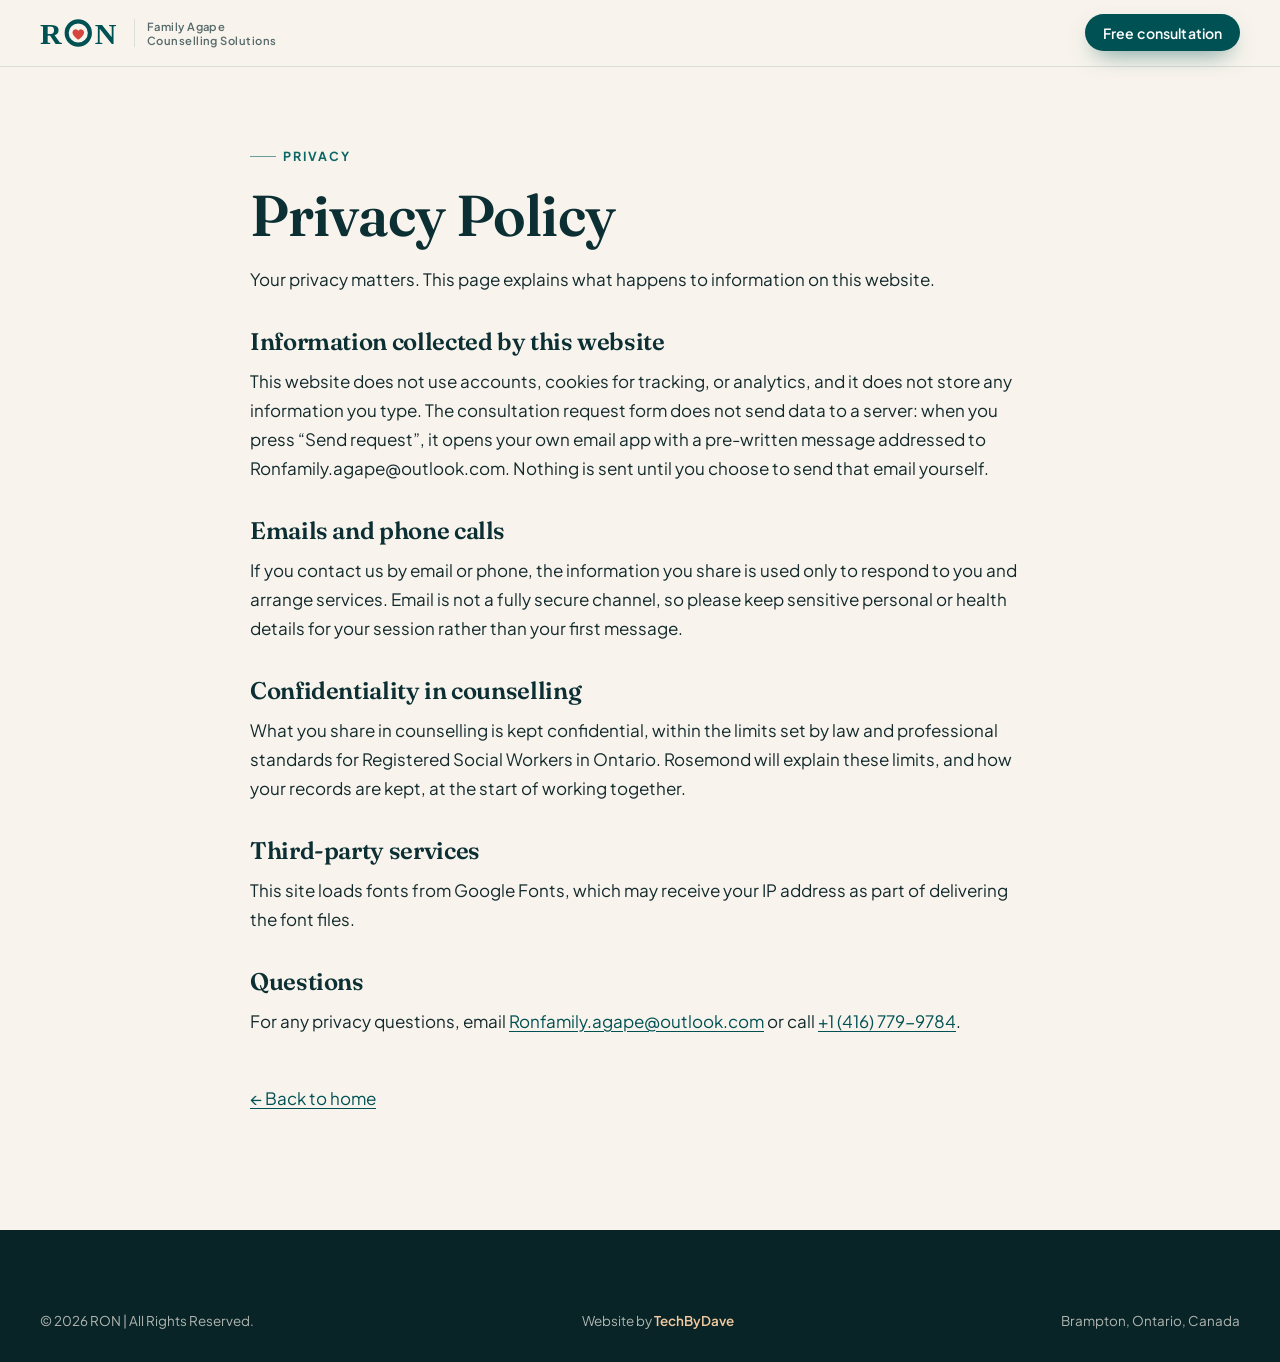
<file: privacy.html>
<!DOCTYPE html>
<html lang="en">
<head>
  <meta charset="utf-8">
  <meta name="viewport" content="width=device-width, initial-scale=1">
  <title>Privacy Policy | RON Family Agape Counselling Solutions</title>
  <meta name="theme-color" content="#005153">
  <link rel="canonical" href="https://ronagapecounselling.com/privacy.html">
  <link rel="icon" href="assets/favicon.svg" type="image/svg+xml">
  <link rel="preconnect" href="https://fonts.googleapis.com">
  <link rel="preconnect" href="https://fonts.gstatic.com" crossorigin>
  <link href="https://fonts.googleapis.com/css2?family=Fraunces:opsz,wght@9..144,600&family=Plus+Jakarta+Sans:wght@400;600;700&display=swap" rel="stylesheet">
  <link rel="stylesheet" href="css/styles.css">
</head>
<body>
  <header class="nav is-scrolled">
    <div class="nav__inner container">
      <a class="nav__brand" href="index.html" aria-label="Back to home">
        <img src="assets/logo.svg" alt="RON" width="82" height="36">
        <span class="nav__name">Family Agape<br>Counselling Solutions</span>
      </a>
      <div class="nav__cta" style="margin-left:auto">
        <a class="btn btn--primary btn--sm" href="index.html#book">Free consultation</a>
      </div>
    </div>
  </header>

  <main class="page">
    <div class="container">
      <p class="eyebrow">Privacy</p>
      <h1>Privacy Policy</h1>
      <p>Your privacy matters. This page explains what happens to information on this website.</p>

      <h2>Information collected by this website</h2>
      <p>This website does not use accounts, cookies for tracking, or analytics, and it does not store any information you type. The consultation request form does not send data to a server: when you press “Send request”, it opens your own email app with a pre-written message addressed to Ronfamily.agape@outlook.com. Nothing is sent until you choose to send that email yourself.</p>

      <h2>Emails and phone calls</h2>
      <p>If you contact us by email or phone, the information you share is used only to respond to you and arrange services. Email is not a fully secure channel, so please keep sensitive personal or health details for your session rather than your first message.</p>

      <h2>Confidentiality in counselling</h2>
      <p>What you share in counselling is kept confidential, within the limits set by law and professional standards for Registered Social Workers in Ontario. Rosemond will explain these limits, and how your records are kept, at the start of working together.</p>

      <h2>Third-party services</h2>
      <p>This site loads fonts from Google Fonts, which may receive your IP address as part of delivering the font files.</p>

      <h2>Questions</h2>
      <p>For any privacy questions, email <a href="mailto:Ronfamily.agape@outlook.com">Ronfamily.agape@outlook.com</a> or call <a href="tel:+14167799784">+1 (416) 779-9784</a>.</p>

      <p style="margin-top:3rem"><a href="index.html">← Back to home</a></p>
    </div>
  </main>

  <footer class="footer">
    <div class="container footer__bottom" style="padding-top:0">
      <p>© 2026 RON | All Rights Reserved.</p>
      <p class="credit">Website by <a href="https://techbydave.com" target="_blank" rel="noopener">TechByDave</a></p>
      <p>Brampton, Ontario, Canada</p>
    </div>
  </footer>
</body>
</html>
</file>
<file: css/styles.css>
/* =========================================================
   RON Family Agape Counselling Solutions
   ========================================================= */

:root {
  --teal-950: #082427;
  --teal-900: #0b2f33;
  --teal-800: #103a40;
  --teal-700: #005153;
  --teal-600: #0a6764;
  --teal-500: #12807c;
  --teal-200: #bfe0da;
  --teal-100: #e1f0ec;
  --cream: #f8f4ed;
  --sand: #efe5d6;
  --sand-2: #e6d8c4;
  --coral: #e2574c;
  --coral-soft: #f6d3cc;
  --peach: #f2c9a0;
  --ink: #132a2d;
  --muted: #56696b;
  --line: rgba(16, 58, 64, .12);
  --white: #fff;

  --font-display: "Fraunces", Georgia, "Times New Roman", serif;
  --font-body: "Plus Jakarta Sans", system-ui, -apple-system, "Segoe UI", Roboto, sans-serif;

  --radius-sm: 12px;
  --radius: 20px;
  --radius-lg: 32px;
  --shadow-sm: 0 2px 8px rgba(8, 36, 39, .06);
  --shadow: 0 18px 40px -18px rgba(8, 36, 39, .28);
  --shadow-lg: 0 40px 80px -30px rgba(8, 36, 39, .4);
  --ease: cubic-bezier(.2, .8, .2, 1);
  --ease-spring: cubic-bezier(.34, 1.56, .64, 1);
  --nav-h: 76px;
}

*, *::before, *::after { box-sizing: border-box; }
html { scroll-behavior: smooth; scroll-padding-top: calc(var(--nav-h) + 16px); -webkit-text-size-adjust: 100%; }
body {
  margin: 0;
  font-family: var(--font-body);
  font-size: 17px;
  line-height: 1.7;
  color: var(--ink);
  background: var(--cream);
  -webkit-font-smoothing: antialiased;
  overflow-x: hidden;
}
img, svg { display: block; max-width: 100%; }
main, .footer { overflow-x: clip; }
a { color: inherit; text-decoration: none; }
p { margin: 0 0 1em; }
h1, h2, h3, h4 { margin: 0; font-family: var(--font-display); font-weight: 600; line-height: 1.12; letter-spacing: -.015em; }
em { font-style: italic; }
button, input, select, textarea { font: inherit; color: inherit; }
::selection { background: var(--teal-700); color: var(--cream); }

svg use { pointer-events: none; }
.container { width: min(1200px, 100% - 48px); margin-inline: auto; }

.skip {
  position: absolute; left: 16px; top: -60px; z-index: 200;
  background: var(--teal-700); color: #fff; padding: 10px 16px; border-radius: 10px;
  transition: top .2s;
}
.skip:focus { top: 16px; }
:focus-visible { outline: 3px solid var(--coral); outline-offset: 3px; border-radius: 6px; }

/* ---------- Scroll progress ---------- */
.progress { position: fixed; inset: 0 0 auto 0; height: 3px; z-index: 120; pointer-events: none; }
.progress span { display: block; height: 100%; width: 100%; transform-origin: 0 50%; transform: scaleX(0); background: linear-gradient(90deg, var(--teal-500), var(--coral)); }

/* ---------- Buttons ---------- */
.btn {
  --bg: var(--teal-700); --fg: #fff;
  position: relative; display: inline-flex; align-items: center; justify-content: center; gap: .6em;
  padding: .9em 1.5em; border-radius: 999px; border: 1.5px solid transparent;
  background: var(--bg); color: var(--fg);
  font-weight: 600; font-size: .95rem; line-height: 1; letter-spacing: .01em;
  cursor: pointer; overflow: hidden; isolation: isolate;
  transition: transform .35s var(--ease), box-shadow .35s var(--ease), background .3s, color .3s, border-color .3s;
  will-change: transform;
}
.btn svg { width: 18px; height: 18px; fill: none; stroke: currentColor; stroke-width: 2; stroke-linecap: round; stroke-linejoin: round; transition: transform .35s var(--ease); }
.btn:hover svg { transform: translateX(3px); }
.btn::after {
  content: ""; position: absolute; inset: 0; z-index: -1;
  background: radial-gradient(120px circle at var(--mx, 50%) var(--my, 50%), rgba(255,255,255,.28), transparent 60%);
  opacity: 0; transition: opacity .3s;
}
.btn:hover::after { opacity: 1; }
.btn--primary { box-shadow: 0 10px 24px -10px rgba(0, 81, 83, .7); }
.btn--primary:hover { --bg: var(--teal-800); box-shadow: 0 16px 30px -12px rgba(0, 81, 83, .8); }
.btn--ghost { --bg: transparent; --fg: var(--teal-700); border-color: rgba(0, 81, 83, .25); }
.btn--ghost:hover { border-color: var(--teal-700); background: rgba(0, 81, 83, .06); }
.btn--light { --bg: var(--cream); --fg: var(--teal-800); }
.btn--light:hover { --bg: #fff; }
.btn--outline-light { --bg: transparent; --fg: var(--cream); border-color: rgba(248, 244, 237, .35); }
.btn--outline-light:hover { border-color: var(--cream); background: rgba(255,255,255,.06); }
.btn--sm { padding: .75em 1.2em; font-size: .88rem; }
.btn--lg { padding: 1.1em 1.8em; font-size: 1rem; }
.btn--block { width: 100%; }

/* ---------- Eyebrow / headings ---------- */
.eyebrow {
  display: inline-flex; align-items: center; gap: .6em;
  font-size: .78rem; font-weight: 700; letter-spacing: .16em; text-transform: uppercase;
  color: var(--teal-600); margin-bottom: 1.1rem;
}
.eyebrow::before { content: ""; width: 26px; height: 1.5px; background: currentColor; opacity: .6; }
.eyebrow--light { color: var(--peach); }
.eyebrow .dot { width: 8px; height: 8px; border-radius: 50%; background: var(--coral); box-shadow: 0 0 0 0 rgba(226, 87, 76, .5); animation: ping 2.2s infinite; }
.hero .eyebrow::before { display: none; }

.section { position: relative; padding: clamp(80px, 11vw, 140px) 0; }
.section__head { max-width: 720px; margin-bottom: clamp(40px, 5vw, 64px); }
.section__head--center { margin-inline: auto; text-align: center; }
.section__head--center .eyebrow { justify-content: center; }
.section__title { font-size: clamp(2.1rem, 4.4vw, 3.4rem); margin-bottom: 1.2rem; color: var(--teal-900); }
.section__title em { color: var(--teal-600); font-weight: 400; }
.section__title .muted { display: block; font-size: .5em; font-weight: 400; color: var(--muted); letter-spacing: 0; margin-top: .4em; font-family: var(--font-body); }
.section__sub { font-size: 1.1rem; color: var(--muted); }
.lead { font-size: 1.2rem; color: var(--teal-900); }

/* ---------- Nav ---------- */
.nav {
  position: fixed; inset: 0 0 auto 0; z-index: 100; height: var(--nav-h);
  transition: background .4s, box-shadow .4s, height .4s var(--ease), transform .45s var(--ease);
}
.nav.is-scrolled { background: rgba(248, 244, 237, .82); backdrop-filter: saturate(1.4) blur(16px); -webkit-backdrop-filter: saturate(1.4) blur(16px); box-shadow: 0 1px 0 var(--line); height: 66px; }
.nav.is-hidden { transform: translateY(-100%); }
.nav__inner { height: 100%; display: flex; align-items: center; gap: 24px; }
.nav__brand { display: flex; align-items: center; gap: 12px; color: var(--teal-700); flex-shrink: 0; }
.nav__logo { width: 82px; height: 36px; }
.nav__name { font-size: .7rem; font-weight: 600; line-height: 1.25; color: var(--muted); letter-spacing: .04em; padding-left: 12px; border-left: 1px solid var(--line); }
.nav__links { display: flex; gap: 4px; margin-inline: auto; }
.nav__links a {
  position: relative; padding: 8px 14px; font-size: .92rem; font-weight: 500; color: var(--teal-900); border-radius: 999px;
  transition: color .25s, background .25s;
}
.nav__links a::after { content: ""; position: absolute; left: 50%; bottom: 3px; width: 4px; height: 4px; border-radius: 50%; background: var(--coral); transform: translateX(-50%) scale(0); transition: transform .3s var(--ease-spring); }
.nav__links a:hover { background: rgba(0, 81, 83, .07); }
.nav__links a.is-active::after { transform: translateX(-50%) scale(1); }
.nav__cta { display: flex; align-items: center; gap: 16px; }
.nav__phone { display: flex; align-items: center; gap: 8px; font-weight: 600; font-size: .9rem; color: var(--teal-700); }
.nav__phone svg { width: 16px; height: 16px; fill: none; stroke: currentColor; stroke-width: 2; }
.nav__toggle { display: none; width: 44px; height: 44px; border: 0; background: transparent; margin-left: auto; cursor: pointer; position: relative; }
.nav__toggle span { position: absolute; left: 11px; right: 11px; height: 2px; background: var(--teal-800); border-radius: 2px; transition: transform .35s var(--ease), top .35s var(--ease); }
.nav__toggle span:first-child { top: 17px; }
.nav__toggle span:last-child { top: 25px; }
.nav__toggle[aria-expanded="true"] span:first-child { top: 21px; transform: rotate(45deg); }
.nav__toggle[aria-expanded="true"] span:last-child { top: 21px; transform: rotate(-45deg); }

.mobile-menu {
  position: fixed; inset: var(--nav-h) 0 0 0; background: var(--cream);
  display: flex; flex-direction: column; padding: 24px; gap: 4px;
  animation: menuIn .4s var(--ease);
}
.mobile-menu[hidden] { display: none; }
.mobile-menu a:not(.btn) { font-family: var(--font-display); font-size: 1.8rem; padding: 10px 0; color: var(--teal-900); border-bottom: 1px solid var(--line); }
.mobile-menu .btn { margin-top: 24px; }
.mobile-menu .mobile-menu__phone { font-family: var(--font-body); font-size: 1rem; text-align: center; border: 0; color: var(--teal-700); font-weight: 600; }
.mobile-menu > * { opacity: 0; animation: fadeUp .5s var(--ease) forwards; }
.mobile-menu > *:nth-child(2) { animation-delay: .04s; } .mobile-menu > *:nth-child(3) { animation-delay: .08s; }
.mobile-menu > *:nth-child(4) { animation-delay: .12s; } .mobile-menu > *:nth-child(5) { animation-delay: .16s; }
.mobile-menu > *:nth-child(6) { animation-delay: .2s; } .mobile-menu > *:nth-child(7) { animation-delay: .24s; } .mobile-menu > *:nth-child(8) { animation-delay: .28s; }

/* ---------- Hero ---------- */
.hero { position: relative; min-height: 100vh; min-height: 100svh; display: flex; align-items: center; padding: calc(var(--nav-h) + 40px) 0 100px; overflow: hidden; }
.hero__bg { position: absolute; inset: 0; z-index: -1; background: radial-gradient(1200px 600px at 85% 10%, var(--teal-100), transparent 60%), linear-gradient(180deg, var(--cream), var(--sand) 140%); }
.blob { position: absolute; border-radius: 42% 58% 63% 37% / 41% 44% 56% 59%; filter: blur(4px); opacity: .55; animation: morph 18s ease-in-out infinite, drift 22s ease-in-out infinite; }
.blob--1 { width: 520px; height: 520px; right: -120px; top: -80px; background: radial-gradient(circle at 30% 30%, #9fd1c8, #4d9e97 70%); opacity: .35; }
.blob--2 { width: 380px; height: 380px; left: -140px; bottom: -120px; background: radial-gradient(circle at 60% 40%, var(--peach), #e9a882 80%); opacity: .35; animation-delay: -6s; }
.blob--3 { width: 220px; height: 220px; left: 42%; top: 18%; background: radial-gradient(circle, var(--coral-soft), transparent 70%); opacity: .5; animation-delay: -12s; }
.grain { position: absolute; inset: 0; opacity: .25; mix-blend-mode: multiply; background-image: url("data:image/svg+xml,%3Csvg xmlns='http://www.w3.org/2000/svg' width='160' height='160'%3E%3Cfilter id='n'%3E%3CfeTurbulence type='fractalNoise' baseFrequency='.9' numOctaves='2' stitchTiles='stitch'/%3E%3CfeColorMatrix values='0 0 0 0 0.06 0 0 0 0 0.2 0 0 0 0 0.22 0 0 0 .09 0'/%3E%3C/filter%3E%3Crect width='100%25' height='100%25' filter='url(%23n)'/%3E%3C/svg%3E"); }

.hero__grid { display: grid; grid-template-columns: 1.15fr .85fr; gap: 56px; align-items: center; }
.hero__title { font-size: clamp(3rem, 7.6vw, 6.2rem); line-height: .98; letter-spacing: -.035em; color: var(--teal-900); margin-bottom: 1.6rem; font-weight: 600; }
.hero__title em { display: inline; font-weight: 400; color: var(--teal-600); }
.hero__lead { font-size: clamp(1.05rem, 1.5vw, 1.25rem); color: var(--muted); max-width: 560px; margin-bottom: 2.2rem; }
.hero__actions { display: flex; flex-wrap: wrap; gap: 14px; margin-bottom: 2.4rem; }
.hero__trust { list-style: none; padding: 0; margin: 0; display: flex; flex-wrap: wrap; gap: 10px 26px; font-size: .9rem; font-weight: 600; color: var(--teal-800); }
.hero__trust li { display: flex; align-items: center; gap: 8px; }
.hero__trust svg { width: 20px; height: 20px; padding: 3px; border-radius: 50%; background: var(--teal-700); stroke: #fff; fill: none; stroke-width: 3; }

/* Split-word animation */
.split .w { display: inline-block; overflow: hidden; vertical-align: top; padding-bottom: .08em; margin-bottom: -.08em; }
.split .w > span { display: inline-block; transform: translateY(110%) rotate(4deg); transform-origin: 0 100%; transition: transform 1s var(--ease); transition-delay: calc(var(--i) * 70ms + 150ms); }
.split.is-in .w > span { transform: none; }

/* Hero visual */
.hero__visual { position: relative; display: grid; place-items: center; }
.orb { position: relative; width: min(440px, 100%); aspect-ratio: 1; }
.orb__rings { position: absolute; inset: 0; width: 100%; height: 100%; fill: none; stroke: var(--teal-700); stroke-opacity: .16; stroke-width: 1.2; stroke-dasharray: 3 7; animation: spin 60s linear infinite; }
.orb__rings circle:nth-child(2) { stroke-dasharray: 1 0; stroke-opacity: .1; }
.orb__core {
  position: absolute; inset: 24%; border-radius: 50%;
  background: radial-gradient(circle at 35% 30%, var(--teal-500), var(--teal-700) 55%, var(--teal-900));
  box-shadow: inset -20px -30px 60px rgba(0,0,0,.25), inset 20px 20px 50px rgba(255,255,255,.12), var(--shadow-lg);
  display: grid; place-items: center;
  animation: breathe 6s ease-in-out infinite;
}
.orb__core::before { content: ""; position: absolute; inset: -18px; border-radius: 50%; border: 1.5px solid rgba(0, 81, 83, .25); animation: ripple 4s ease-out infinite; }
.orb__core::after { content: ""; position: absolute; inset: -18px; border-radius: 50%; border: 1.5px solid rgba(0, 81, 83, .25); animation: ripple 4s ease-out 2s infinite; }
.orb__heart { width: 34%; fill: var(--coral); stroke: none; filter: drop-shadow(0 8px 16px rgba(0,0,0,.25)); animation: beat 2.4s ease-in-out infinite; }

.float-card {
  position: absolute; display: flex; align-items: center; gap: 12px;
  padding: 12px 18px 12px 12px; border-radius: 18px;
  background: rgba(255,255,255,.82); backdrop-filter: blur(12px); -webkit-backdrop-filter: blur(12px);
  border: 1px solid rgba(255,255,255,.9); box-shadow: var(--shadow);
  font-size: .9rem; line-height: 1.25; white-space: nowrap;
  animation: float 7s ease-in-out infinite;
}
.float-card strong { display: block; color: var(--teal-900); }
.float-card small { color: var(--muted); font-size: .78rem; }
.float-card__icon { width: 40px; height: 40px; border-radius: 12px; display: grid; place-items: center; background: var(--teal-100); }
.float-card__icon svg { width: 20px; height: 20px; fill: none; stroke: var(--teal-700); stroke-width: 2; stroke-linecap: round; stroke-linejoin: round; }
.float-card__icon--warm { background: var(--coral-soft); }
.float-card__icon--warm svg { stroke: var(--coral); }
.float-card--a { top: 6%; left: -6%; }
.float-card--b { bottom: 12%; right: -8%; animation-delay: -2.5s; }
.float-card--c { bottom: -2%; left: 4%; animation-delay: -5s; padding-left: 16px; }
.status-dot { width: 10px; height: 10px; border-radius: 50%; background: #9aa7a8; flex-shrink: 0; }
.status-dot.is-open { background: #1fae74; box-shadow: 0 0 0 0 rgba(31, 174, 116, .5); animation: ping 2s infinite; }

.hero__scroll { position: absolute; left: 50%; bottom: 28px; width: 26px; height: 42px; border: 1.5px solid rgba(0,81,83,.35); border-radius: 20px; transform: translateX(-50%); }
.hero__scroll span { position: absolute; left: 50%; top: 8px; width: 4px; height: 8px; margin-left: -2px; border-radius: 2px; background: var(--teal-700); animation: scrollcue 2s var(--ease) infinite; }

/* ---------- Marquee ---------- */
.marquee { background: var(--teal-800); color: var(--cream); overflow: hidden; padding: 22px 0; transform: rotate(-1.2deg) scale(1.02); margin: -12px 0; position: relative; z-index: 2; }
.marquee__track { display: flex; width: max-content; gap: 32px; align-items: center; animation: marquee 38s linear infinite; font-family: var(--font-display); font-size: clamp(1.3rem, 2.4vw, 1.9rem); font-style: italic; white-space: nowrap; }
.marquee__track i { font-style: normal; color: var(--peach); font-size: .7em; }
.marquee:hover .marquee__track { animation-play-state: paused; }

/* ---------- About ---------- */
.about__grid { display: grid; grid-template-columns: .9fr 1.1fr; gap: clamp(40px, 7vw, 100px); align-items: center; }
.portrait { position: relative; max-width: 460px; }
.portrait__frame {
  position: relative; aspect-ratio: 4/5; border-radius: 240px 240px var(--radius-lg) var(--radius-lg); overflow: hidden;
  background: linear-gradient(160deg, var(--teal-600), var(--teal-900));
  box-shadow: var(--shadow-lg);
}
.portrait__frame img { width: 100%; height: 100%; object-fit: cover; }
.portrait__frame::before { content: ""; position: absolute; inset: 0; background: radial-gradient(400px circle at 30% 20%, rgba(255,255,255,.18), transparent 60%), url("data:image/svg+xml,%3Csvg xmlns='http://www.w3.org/2000/svg' width='60' height='60'%3E%3Cpath d='M30 0v60M0 30h60' stroke='%23ffffff' stroke-opacity='.05'/%3E%3C/svg%3E"); }
.portrait__monogram { position: absolute; inset: 0; display: grid; place-items: center; font-family: var(--font-display); font-size: clamp(4rem, 9vw, 7rem); font-weight: 600; color: rgba(248, 244, 237, .92); letter-spacing: .04em; }
.portrait__badge {
  position: absolute; right: -24px; bottom: 40px; padding: 20px 24px; border-radius: var(--radius);
  background: var(--cream); box-shadow: var(--shadow); text-align: left;
  animation: float 8s ease-in-out infinite;
}
.portrait__badge .counter { display: block; font-family: var(--font-display); font-size: 3rem; line-height: 1; color: var(--coral); font-weight: 600; }
.portrait__badge small { font-size: .8rem; color: var(--muted); font-weight: 600; }
.portrait::before { content: ""; position: absolute; inset: 24px -24px -24px 24px; border: 1.5px solid var(--sand-2); border-radius: 240px 240px var(--radius-lg) var(--radius-lg); z-index: -1; }

.values { list-style: none; padding: 0; margin: 2rem 0; display: flex; flex-wrap: wrap; gap: 10px; }
.values li { display: flex; align-items: center; gap: 10px; padding: 10px 18px 10px 10px; border-radius: 999px; background: #fff; border: 1px solid var(--line); font-weight: 600; font-size: .92rem; color: var(--teal-900); transition: transform .3s var(--ease), box-shadow .3s; }
.values li:hover { transform: translateY(-3px); box-shadow: var(--shadow-sm); }
.values span { font-size: .72rem; width: 30px; height: 30px; display: grid; place-items: center; border-radius: 50%; background: var(--teal-100); color: var(--teal-700); }
.who__label { font-size: .8rem; font-weight: 700; letter-spacing: .12em; text-transform: uppercase; color: var(--muted); margin-bottom: .7rem; }
.chips { display: flex; flex-wrap: wrap; gap: 8px; }
.chip { padding: 6px 14px; border-radius: 999px; background: var(--sand); font-size: .88rem; color: var(--teal-900); }

/* ---------- Services ---------- */
.services { background: #fff; border-radius: var(--radius-lg) var(--radius-lg) 0 0; }
.filters { position: relative; display: inline-flex; flex-wrap: wrap; gap: 4px; padding: 6px; border-radius: 999px; background: var(--cream); border: 1px solid var(--line); margin-bottom: 40px; }
.filter { position: relative; z-index: 1; border: 0; background: transparent; padding: 10px 18px; border-radius: 999px; font-weight: 600; font-size: .9rem; color: var(--teal-900); cursor: pointer; transition: color .3s; display: inline-flex; align-items: center; gap: 8px; }
.filter span { font-size: .72rem; padding: 2px 8px; border-radius: 999px; background: rgba(0,81,83,.08); transition: background .3s; }
.filter.is-active { color: #fff; }
.filter.is-active span { background: rgba(255,255,255,.2); }
.filters__pill { position: absolute; z-index: 0; top: 6px; left: 6px; height: calc(100% - 12px); border-radius: 999px; background: var(--teal-700); box-shadow: 0 6px 16px -6px rgba(0,81,83,.6); transition: transform .5s var(--ease), width .5s var(--ease); }

.cards { display: grid; grid-template-columns: repeat(auto-fill, minmax(270px, 1fr)); gap: 20px; }
.card {
  --rx: 0deg; --ry: 0deg;
  position: relative; padding: 30px 28px 32px; border-radius: var(--radius); background: var(--cream); border: 1px solid transparent;
  transform: perspective(900px) rotateX(var(--rx)) rotateY(var(--ry));
  transition: transform .5s var(--ease), box-shadow .5s var(--ease), background .4s, border-color .4s, opacity .45s var(--ease);
  overflow: hidden; isolation: isolate;
}
.card::before { content: ""; position: absolute; inset: 0; z-index: -1; background: radial-gradient(360px circle at var(--mx, 50%) var(--my, 0%), rgba(18, 128, 124, .14), transparent 55%); opacity: 0; transition: opacity .4s; }
.card:hover { background: #fff; border-color: var(--line); box-shadow: var(--shadow); }
.card:hover::before { opacity: 1; }
.card__icon { width: 56px; height: 56px; border-radius: 16px; display: grid; place-items: center; background: #fff; box-shadow: var(--shadow-sm); margin-bottom: 22px; transition: background .4s, transform .5s var(--ease-spring); }
.card__icon svg { width: 26px; height: 26px; fill: none; stroke: var(--teal-700); stroke-width: 1.8; stroke-linecap: round; stroke-linejoin: round; transition: stroke .4s; }
.card:hover .card__icon { background: var(--teal-700); transform: rotate(-8deg) scale(1.06); }
.card:hover .card__icon svg { stroke: #fff; }
.card h3 { font-size: 1.32rem; margin-bottom: .6rem; color: var(--teal-900); }
.card p { font-size: .95rem; color: var(--muted); margin: 0; }
.card.is-hidden { display: none; }
.card.is-entering { animation: cardIn .55s var(--ease) both; animation-delay: calc(var(--n, 0) * 45ms); }

/* ---------- Approach ---------- */
.approach { background: var(--teal-900); color: rgba(248, 244, 237, .82); overflow: hidden; }
.approach::before { content: ""; position: absolute; inset: 0; background: radial-gradient(700px 500px at 90% 50%, rgba(18, 128, 124, .35), transparent 60%), radial-gradient(500px 400px at 0% 0%, rgba(242, 201, 160, .08), transparent 60%); pointer-events: none; }
.approach__grid { position: relative; display: grid; grid-template-columns: 1.05fr .95fr; gap: clamp(40px, 6vw, 90px); align-items: center; }
.approach .section__title { color: var(--cream); }
.approach .section__title em { color: var(--peach); }
.cbt { margin-top: 2.2rem; padding: 30px; border-radius: var(--radius); background: rgba(255,255,255,.05); border: 1px solid rgba(255,255,255,.1); }
.cbt h3 { color: var(--cream); font-size: 1.45rem; margin-bottom: .8rem; }
.cbt p:last-child { margin-bottom: 0; }

.triad { position: relative; width: min(440px, 100%); aspect-ratio: 400/380; margin-inline: auto; }
.triad__lines { position: absolute; inset: 0; width: 100%; height: 100%; }
.triad__path { fill: none; stroke: var(--peach); stroke-width: 1.5; stroke-dasharray: 260; stroke-dashoffset: 260; opacity: .7; transition: stroke-dashoffset 1.6s var(--ease); }
.triad.is-in .triad__path { stroke-dashoffset: 0; }
.triad.is-in .triad__path:nth-child(3) { transition-delay: .35s; }
.triad.is-in .triad__path:nth-child(4) { transition-delay: .7s; }
.triad__node {
  position: absolute; width: 34%; aspect-ratio: 1; border-radius: 50%; display: grid; place-content: center; text-align: center;
  background: linear-gradient(160deg, var(--teal-600), var(--teal-800)); border: 1px solid rgba(255,255,255,.14);
  box-shadow: 0 20px 40px -20px rgba(0,0,0,.6); transform: scale(.6); opacity: 0;
  transition: transform .8s var(--ease-spring), opacity .6s;
}
.triad__node span { font-family: var(--font-display); font-size: clamp(1.05rem, 2vw, 1.35rem); color: var(--cream); }
.triad__node small { font-size: .74rem; color: rgba(248,244,237,.65); }
.triad__node--top { left: 33%; top: 0; }
.triad__node--right { right: 0; bottom: 0; }
.triad__node--left { left: 0; bottom: 0; }
.triad.is-in .triad__node { transform: scale(1); opacity: 1; }
.triad.is-in .triad__node--right { transition-delay: .2s; }
.triad.is-in .triad__node--left { transition-delay: .4s; }
.triad__node:hover { transform: scale(1.06) !important; }
.triad__center { position: absolute; left: 50%; top: 58%; transform: translate(-50%, -50%); width: 22%; aspect-ratio: 1; border-radius: 50%; background: var(--cream); display: grid; place-content: center; justify-items: center; box-shadow: 0 0 0 10px rgba(248,244,237,.08); }
.triad__center svg { width: 30px; height: 30px; fill: var(--coral); animation: beat 2.4s ease-in-out infinite; }
.triad__center span { font-family: var(--font-display); color: var(--teal-900); font-size: 1rem; font-weight: 600; }

/* ---------- Process ---------- */
.steps { position: relative; list-style: none; padding: 0; margin: 0; display: grid; grid-template-columns: repeat(4, 1fr); gap: 28px; }
.steps__line { position: absolute; top: 31px; left: 12%; right: 12%; height: 2px; background: var(--sand-2); }
.steps__line span { display: block; height: 100%; width: 100%; background: linear-gradient(90deg, var(--teal-600), var(--coral)); transform-origin: 0 50%; transform: scaleX(var(--p, 0)); transition: transform .2s linear; }
.step { position: relative; text-align: center; padding: 0 8px; }
.step__num {
  position: relative; display: grid; place-items: center; width: 64px; height: 64px; margin: 0 auto 24px; border-radius: 50%;
  background: var(--cream); border: 2px solid var(--sand-2); font-family: var(--font-display); font-size: 1.5rem; font-weight: 600; color: var(--teal-700);
  transition: background .5s, color .5s, border-color .5s, transform .5s var(--ease-spring);
}
.step.is-lit .step__num { background: var(--teal-700); color: #fff; border-color: var(--teal-700); transform: scale(1.08); }
.step h3 { font-size: 1.35rem; margin-bottom: .6rem; color: var(--teal-900); }
.step p { color: var(--muted); font-size: .95rem; }

/* ---------- Hours ---------- */
.hours { background: var(--sand); }
.hours__grid { display: grid; grid-template-columns: 1.1fr .9fr; gap: 28px; align-items: start; }
.hours__card { padding: clamp(28px, 4vw, 44px); border-radius: var(--radius-lg); background: #fff; box-shadow: var(--shadow); }
.hours__head { display: flex; align-items: center; justify-content: space-between; gap: 16px; margin-bottom: 24px; flex-wrap: wrap; }
.hours__head h2 { display: flex; align-items: center; gap: 12px; font-size: clamp(1.6rem, 3vw, 2.1rem); color: var(--teal-900); }
.hours__head h2 svg { width: 28px; height: 28px; fill: none; stroke: var(--teal-600); stroke-width: 1.8; stroke-linecap: round; }
.open-pill { padding: 6px 14px; border-radius: 999px; font-size: .82rem; font-weight: 700; background: var(--sand); color: var(--muted); display: inline-flex; align-items: center; gap: 8px; }
.open-pill.is-open { background: #dcf3e8; color: #127a50; }
.open-pill.is-open::before { content: ""; width: 8px; height: 8px; border-radius: 50%; background: #1fae74; animation: ping 2s infinite; }
.hours__list { list-style: none; margin: 0; padding: 0; }
.hours__list li { display: flex; justify-content: space-between; padding: 14px 16px; border-radius: 12px; font-weight: 500; transition: background .3s; }
.hours__list li + li { border-top: 1px dashed var(--line); }
.hours__list li:hover { background: var(--cream); }
.hours__list .closed { color: #a0acad; }
.hours__list li.is-today { background: var(--teal-700); color: #fff; border-color: transparent; font-weight: 700; }
.hours__list li.is-today + li { border-color: transparent; }
.hours__list li.is-today .closed { color: rgba(255,255,255,.7); }
.hours__note { font-size: .82rem; color: var(--muted); margin: 16px 0 0; }

.contact-cards { display: grid; gap: 16px; }
.info-card { display: flex; gap: 18px; padding: 26px; border-radius: var(--radius); background: rgba(255,255,255,.6); border: 1px solid rgba(255,255,255,.8); transition: transform .4s var(--ease), background .4s, box-shadow .4s; }
.info-card:hover { transform: translateX(6px); background: #fff; box-shadow: var(--shadow-sm); }
.info-card__icon { flex-shrink: 0; width: 50px; height: 50px; border-radius: 14px; display: grid; place-items: center; background: var(--teal-700); }
.info-card__icon svg { width: 22px; height: 22px; fill: none; stroke: #fff; stroke-width: 2; stroke-linecap: round; stroke-linejoin: round; }
.info-card h3 { font-size: 1.15rem; margin-bottom: .3rem; color: var(--teal-900); }
.info-card p { margin: 0; color: var(--muted); word-break: break-word; }
.info-card a { background: linear-gradient(currentColor, currentColor) 0 100% / 0 1.5px no-repeat; transition: background-size .35s var(--ease), color .3s; }
.info-card a:hover { color: var(--teal-700); background-size: 100% 1.5px; }

/* ---------- FAQ ---------- */
.faq__grid { display: grid; grid-template-columns: .85fr 1.15fr; gap: clamp(40px, 6vw, 90px); align-items: start; }
.faq__grid > div:first-child { position: sticky; top: calc(var(--nav-h) + 30px); }
.accordion { display: grid; gap: 12px; }
.acc { border-radius: var(--radius); background: #fff; border: 1px solid var(--line); transition: box-shadow .4s, border-color .4s; overflow: hidden; }
.acc[open] { box-shadow: var(--shadow); border-color: transparent; }
.acc summary { list-style: none; cursor: pointer; display: flex; align-items: center; justify-content: space-between; gap: 20px; padding: 22px 26px; font-weight: 600; font-size: 1.05rem; color: var(--teal-900); }
.acc summary::-webkit-details-marker { display: none; }
.acc__icon { position: relative; flex-shrink: 0; width: 32px; height: 32px; border-radius: 50%; background: var(--teal-100); transition: background .35s, transform .45s var(--ease); }
.acc__icon::before, .acc__icon::after { content: ""; position: absolute; left: 50%; top: 50%; width: 12px; height: 2px; margin: -1px 0 0 -6px; background: var(--teal-700); border-radius: 2px; transition: transform .45s var(--ease), background .35s; }
.acc__icon::after { transform: rotate(90deg); }
.acc[open] .acc__icon { background: var(--teal-700); transform: rotate(180deg); }
.acc[open] .acc__icon::before, .acc[open] .acc__icon::after { background: #fff; }
.acc[open] .acc__icon::after { transform: rotate(0); }
.acc__body { padding: 0 26px 6px; color: var(--muted); display: grid; grid-template-rows: 1fr; }
.acc.is-animating .acc__body { transition: grid-template-rows .45s var(--ease); }

/* ---------- Book ---------- */
.book { background: var(--teal-800); color: rgba(248, 244, 237, .85); overflow: hidden; border-radius: var(--radius-lg) var(--radius-lg) 0 0; }
.book__bg { position: absolute; inset: 0; pointer-events: none; }
.blob--4 { width: 520px; height: 520px; left: -160px; top: -160px; background: radial-gradient(circle, rgba(18,128,124,.7), transparent 70%); opacity: .5; }
.blob--5 { width: 420px; height: 420px; right: -120px; bottom: -160px; background: radial-gradient(circle, rgba(226,87,76,.45), transparent 70%); opacity: .45; animation-delay: -8s; }
.book__grid { position: relative; display: grid; grid-template-columns: 1fr 1fr; gap: clamp(40px, 6vw, 80px); align-items: center; }
.book .section__title { color: var(--cream); }
.book .section__title em { color: var(--peach); }
.book__direct { display: flex; flex-wrap: wrap; gap: 12px; margin: 2rem 0; }
.crisis { font-size: .88rem; padding: 16px 20px; border-left: 3px solid var(--coral); background: rgba(0,0,0,.15); border-radius: 0 12px 12px 0; color: rgba(248,244,237,.8); }
.crisis a { color: #fff; font-weight: 700; text-decoration: underline; text-underline-offset: 3px; }

.form { padding: clamp(26px, 4vw, 40px); border-radius: var(--radius-lg); background: var(--cream); color: var(--ink); box-shadow: var(--shadow-lg); }
.form__row { display: grid; grid-template-columns: 1fr 1fr; gap: 16px; }
.field { display: block; margin-bottom: 16px; }
.field > span { display: block; font-size: .82rem; font-weight: 700; color: var(--teal-900); margin-bottom: 6px; }
.field em { font-weight: 400; color: var(--muted); font-style: normal; }
.field input, .field select, .field textarea {
  width: 100%; padding: 14px 16px; border-radius: 12px; border: 1.5px solid var(--sand-2); background: #fff; font-size: .98rem;
  transition: border-color .25s, box-shadow .25s; appearance: none; -webkit-appearance: none;
}
.field select { background-image: url("data:image/svg+xml,%3Csvg xmlns='http://www.w3.org/2000/svg' width='12' height='8'%3E%3Cpath d='M1 1l5 5 5-5' fill='none' stroke='%23005153' stroke-width='2'/%3E%3C/svg%3E"); background-repeat: no-repeat; background-position: right 16px center; padding-right: 40px; }
.field textarea { resize: vertical; min-height: 110px; }
.field input:focus, .field select:focus, .field textarea:focus { outline: none; border-color: var(--teal-600); box-shadow: 0 0 0 4px rgba(18,128,124,.14); }
.field.is-invalid input { border-color: var(--coral); box-shadow: 0 0 0 4px rgba(226,87,76,.12); animation: shake .4s; }
.form__note { font-size: .8rem; color: var(--muted); margin: 14px 0 0; text-align: center; }
.form__status { margin: 8px 0 0; font-size: .9rem; font-weight: 600; color: var(--teal-700); text-align: center; min-height: 1.4em; }

/* ---------- Footer ---------- */
.footer { background: var(--teal-950); color: rgba(248, 244, 237, .7); padding: 80px 0 30px; font-size: .94rem; }
.footer__grid { display: grid; grid-template-columns: 1.5fr 1fr 1.2fr 1fr; gap: 40px; padding-bottom: 50px; border-bottom: 1px solid rgba(255,255,255,.08); }
.footer__logo { width: 100px; height: 44px; color: var(--cream); margin-bottom: 18px; }
.footer__brand p { max-width: 340px; }
.footer h4 { font-family: var(--font-body); font-size: .78rem; font-weight: 700; letter-spacing: .14em; text-transform: uppercase; color: var(--peach); margin-bottom: 18px; }
.footer ul { list-style: none; padding: 0; margin: 0; display: grid; gap: 10px; }
.footer a { transition: color .25s; word-break: break-word; }
.footer a:hover { color: #fff; }
.footer__hours li { display: flex; justify-content: space-between; gap: 12px; }
.footer__bottom { display: flex; justify-content: space-between; flex-wrap: wrap; gap: 10px; padding-top: 26px; font-size: .84rem; }
.footer__bottom p { margin: 0; }
.credit a { color: var(--peach); font-weight: 600; }
.credit a:hover { color: #fff; }

/* ---------- Back to top ---------- */
.to-top { position: fixed; right: 24px; bottom: 24px; z-index: 90; width: 50px; height: 50px; border-radius: 50%; display: grid; place-items: center; background: var(--teal-700); box-shadow: var(--shadow); opacity: 0; transform: translateY(20px) scale(.8); pointer-events: none; transition: opacity .4s, transform .4s var(--ease-spring), background .3s; }
.to-top svg { width: 20px; height: 20px; fill: none; stroke: #fff; stroke-width: 2; transform: rotate(-90deg); }
.to-top.is-visible { opacity: 1; transform: none; pointer-events: auto; }
.to-top:hover { background: var(--coral); }

/* ---------- Reveal ---------- */
.reveal { opacity: 0; transform: translateY(28px); transition: opacity .9s var(--ease), transform .9s var(--ease); transition-delay: var(--d, 0s); }
.reveal.is-in { opacity: 1; transform: none; }
.no-js .reveal, .no-js .split .w > span { opacity: 1; transform: none; }

/* ---------- Simple page (privacy) ---------- */
.page { padding: calc(var(--nav-h) + 60px) 0 100px; }
.page .container { max-width: 780px; }
.page h1 { font-size: clamp(2.4rem, 5vw, 3.6rem); color: var(--teal-900); margin-bottom: 1rem; }
.page h2 { font-size: 1.5rem; color: var(--teal-900); margin: 2.2rem 0 .7rem; }
.page a { color: var(--teal-700); text-decoration: underline; text-underline-offset: 3px; }
.page .nav a { text-decoration: none; }

/* ---------- Keyframes ---------- */
@keyframes morph { 0%,100% { border-radius: 42% 58% 63% 37% / 41% 44% 56% 59%; } 33% { border-radius: 63% 37% 43% 57% / 55% 62% 38% 45%; } 66% { border-radius: 37% 63% 51% 49% / 38% 35% 65% 62%; } }
@keyframes drift { 0%,100% { transform: translate(0,0) rotate(0); } 50% { transform: translate(30px,-24px) rotate(20deg); } }
@keyframes spin { to { transform: rotate(360deg); } }
@keyframes breathe { 0%,100% { transform: scale(1); } 50% { transform: scale(1.04); } }
@keyframes ripple { 0% { transform: scale(.9); opacity: .9; } 100% { transform: scale(1.5); opacity: 0; } }
@keyframes beat { 0%,100% { transform: scale(1); } 12% { transform: scale(1.12); } 24% { transform: scale(1); } 36% { transform: scale(1.08); } 48% { transform: scale(1); } }
@keyframes float { 0%,100% { transform: translateY(0); } 50% { transform: translateY(-12px); } }
@keyframes ping { 0% { box-shadow: 0 0 0 0 rgba(31,174,116,.45); } 80%,100% { box-shadow: 0 0 0 10px rgba(31,174,116,0); } }
@keyframes scrollcue { 0% { opacity: 0; transform: translateY(0); } 30% { opacity: 1; } 100% { opacity: 0; transform: translateY(14px); } }
@keyframes marquee { to { transform: translateX(-50%); } }
@keyframes cardIn { from { opacity: 0; transform: translateY(20px) scale(.97); } to { opacity: 1; transform: none; } }
@keyframes fadeUp { from { opacity: 0; transform: translateY(14px); } to { opacity: 1; transform: none; } }
@keyframes menuIn { from { opacity: 0; } to { opacity: 1; } }
@keyframes shake { 20%,60% { transform: translateX(-5px); } 40%,80% { transform: translateX(5px); } }

/* ---------- Responsive ---------- */
@media (max-width: 1080px) {
  .nav__links { display: none; }
  .nav__phone span { display: none; }
  .nav__cta { margin-left: auto; }
  .footer__grid { grid-template-columns: 1fr 1fr; }
}
@media (max-width: 900px) {
  .hero__grid, .about__grid, .approach__grid, .hours__grid, .faq__grid, .book__grid { grid-template-columns: 1fr; }
  .hero__visual { order: -1; width: 100%; max-width: 360px; margin: 0 auto; }
  .float-card--a { left: -2%; } .float-card--b { right: -2%; }
  .about__portrait { width: 100%; max-width: 420px; margin: 0 auto; }
  .faq__grid > div:first-child { position: static; }
  .steps { grid-template-columns: 1fr 1fr; row-gap: 48px; }
  .steps__line { display: none; }
}
@media (max-width: 680px) {
  body { font-size: 16px; }
  :root { --nav-h: 66px; }
  .container { width: min(1200px, 100% - 36px); }
  .nav__cta { display: none; }
  .nav__toggle { display: block; }
  .nav__name { display: none; }
  .hero { padding-top: calc(var(--nav-h) + 20px); }
  .hero__visual { max-width: 290px; }
  .float-card { font-size: .78rem; padding: 8px 12px 8px 8px; }
  .float-card__icon { width: 32px; height: 32px; }
  .float-card small { display: none; }
  .hero__scroll { display: none; }
  .hero__actions .btn { width: 100%; }
  .filters { border-radius: var(--radius); display: flex; }
  .filters__pill { display: none; }
  .filter.is-active { background: var(--teal-700); }
  .steps { grid-template-columns: 1fr; }
  .form__row { grid-template-columns: 1fr; gap: 0; }
  .portrait__badge { right: -6px; }
  .footer__grid { grid-template-columns: 1fr; }
  .to-top { right: 16px; bottom: 16px; }
}

@media (prefers-reduced-motion: reduce) {
  *, *::before, *::after { animation-duration: .01ms !important; animation-iteration-count: 1 !important; transition-duration: .01ms !important; scroll-behavior: auto !important; }
  .reveal, .split .w > span { opacity: 1; transform: none; }
  .triad__path { stroke-dashoffset: 0; }
  .triad__node { opacity: 1; transform: none; }
}
</file>
